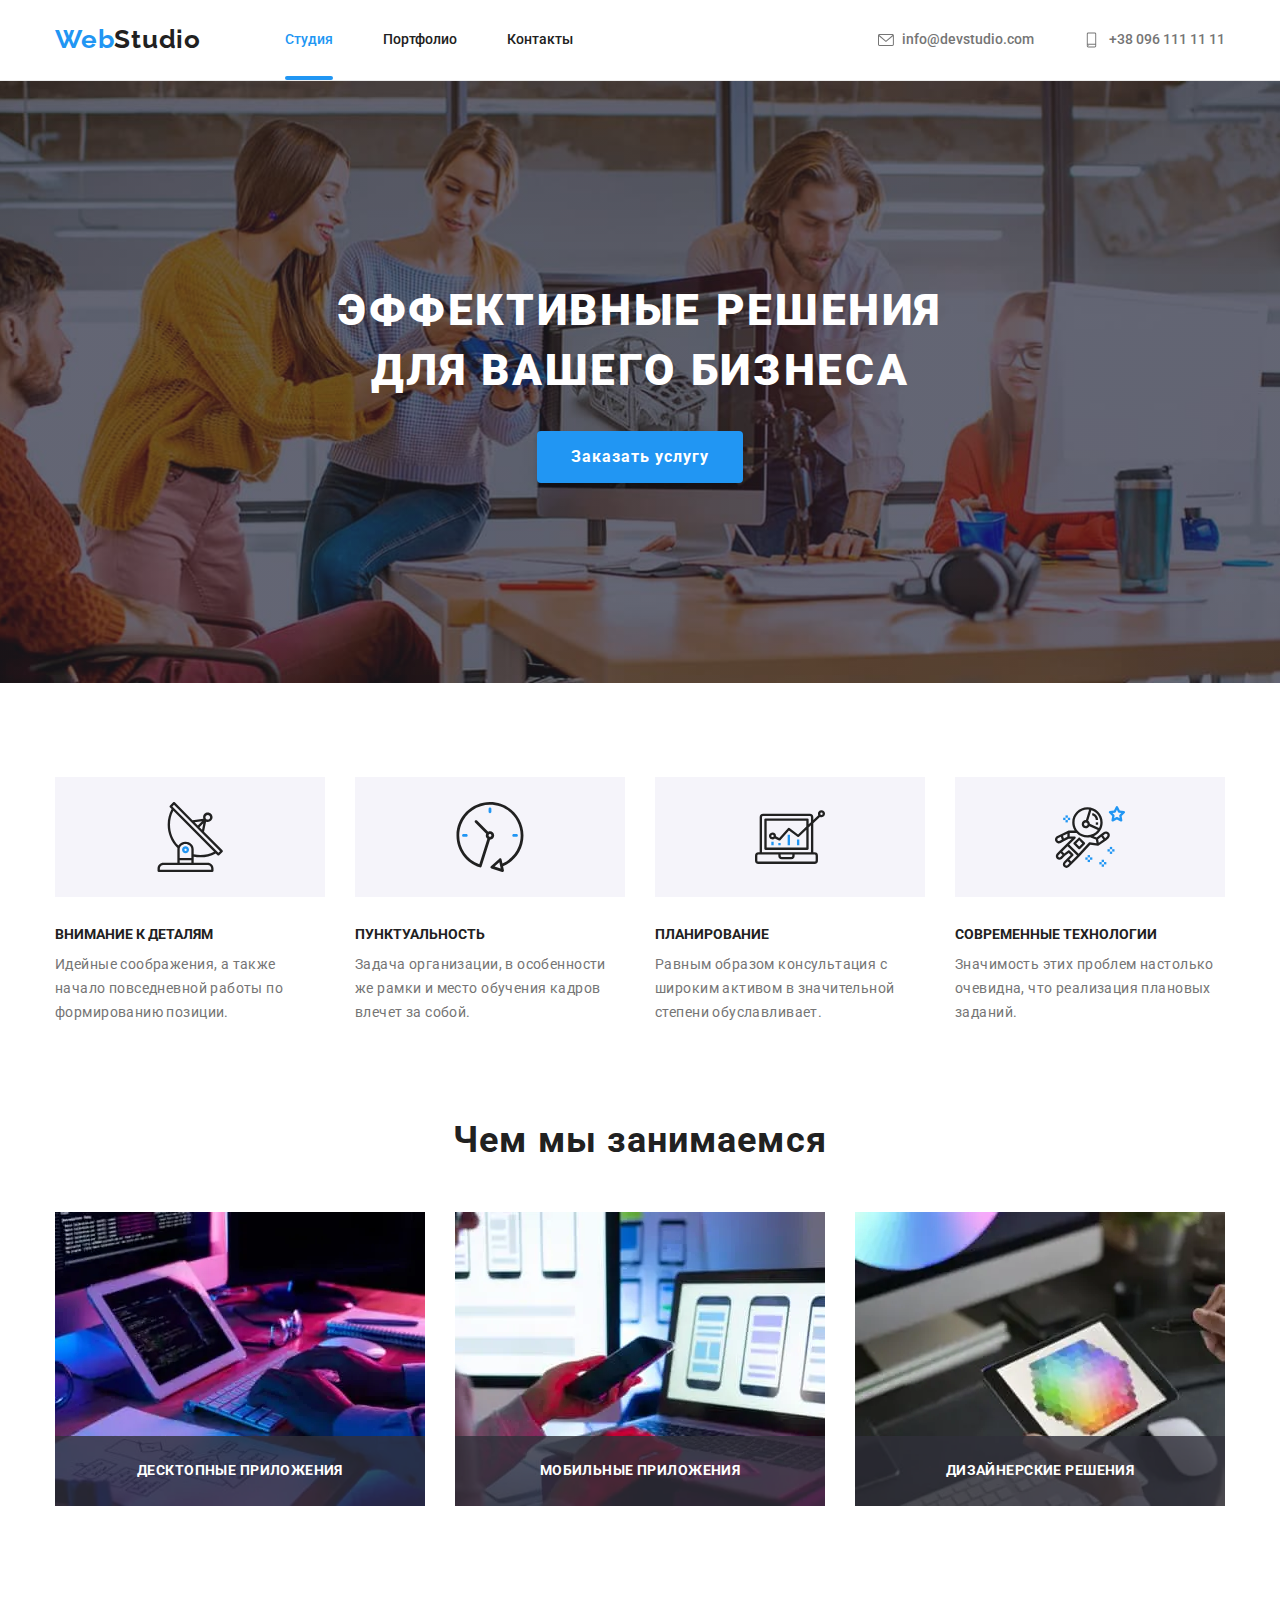
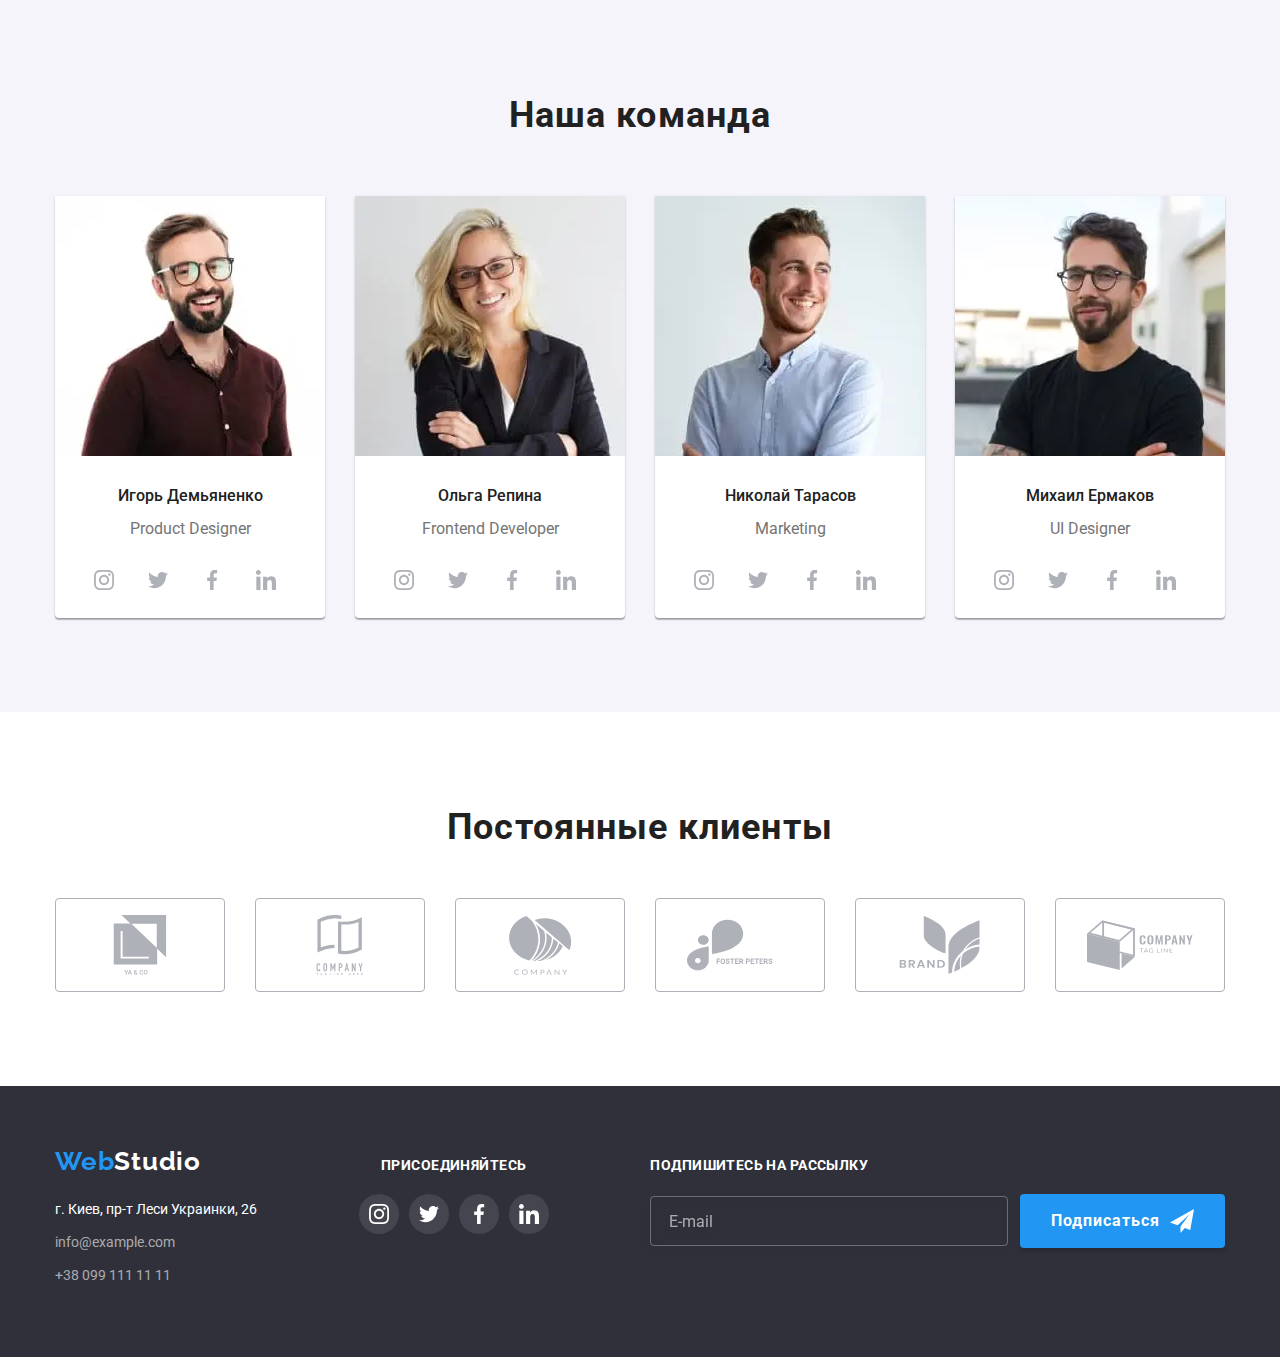
<file: index.html>
<!DOCTYPE html>
<html lang="ru">
<head>
    <meta charset="UTF-8">
    <meta http-equiv="X-UA-Compatible" content="IE=edge">
    <meta name="viewport" content="width=device-width, initial-scale=1.0">
    <title>Document</title>
    <!-- Шрифты -->
    <link
        rel="preconnect"
        href="https://fonts.googleapis.com"
    >
    <link
        rel="preconnect"
        href="https://fonts.gstatic.com"
        crossorigin
    >
    <link
        href="https://fonts.googleapis.com/css2?family=Raleway:wght@700&family=Roboto:wght@400;500;700;900&display=swap"
        rel="stylesheet"
    >
    <!-- Нормализация стилей в браузерах -->
    <link rel="stylesheet" href="https://cdnjs.cloudflare.com/ajax/libs/modern-normalize/1.1.0/modern-normalize.min.css">
    <!-- Подключение стилей -->
        <link
        rel="stylesheet"
        href="./css/main.min.css"
    />
</head>

<body class="page">
<!--Хедер-->
    <header class="page-header">
        <div class="page-header__container container">
            <a
                href="./index.html"
                class="nav-logo"
            >
                <span class="nav-logo__basic">Web</span>Studio</a>
            <button
                type="button"
                class="open-menu-btn button"
            >
                <svg
                    class="open-menu-btn__icon"
                    width="40"
                    height="40"
                >
                    <use href="images/icons.svg#icon-menu"></use>
                </svg>
            </button>

            
<div class="mob-menu is-hidden">
    <div class="container">
        <div class="mob-menu-top">
            <button
                type="button"
                class="close-menu-btn"
            ><svg
                class="close-menu-btn__icon"
                width="40"
                height="40"
            >
                <use href="images/icons.svg#icon-cross"></use>
            </svg>
        </button>

        <ul class="mob-menu-list list">
            <li class="mob-menu-list__item">
                <a href="./index.html"
                class="mob-menu-list__link">Студия                    
                </a>
            </li>
            <li class="mob-menu-list__item">
                <a href="./portfolio.html"
                class="mob-menu-list__link">Портфолио                    
                </a>
            </li>
            <li class="mob-menu-list__item">
                <a href="" class="mob-menu-list__link">
                    Контакты
                </a>
            </li>
        </ul>
        </div>

        <div class="mob-menu-bottom">
            <div class="mob-menu-connect">
                <div class="mob-menu-connect__number">
                    <a
                    class="mob-menu-connect__tel"
                    href="tel:+380961111111"
                >+38 096 111 11 11</a></div>

                <div>
                    <a
                    class="mob-menu-connect__email"
                    href="mailto:info@devstudio.com"                    
                >
                    info@devstudio.com</a></div>
        <div>
        <ul class="mob-menu-soc" >
            <li class="mob-menu-soc__item"><a class="mob-menu-soc__link" href="">Instagram</a></li>
            <li class="mob-menu-soc__item"><a class="mob-menu-soc__link" href="">Twitter</a></li>
            <li class="mob-menu-soc__item"><a class="mob-menu-soc__link" href="">Facebook</a></li>
            <li class="mob-menu-soc__item"><a class="mob-menu-soc__link" href="">LinkedIn</a></li>
        </ul>
        </div>
        </div>
        </div>

    </div>
</div>



<nav class="main-nav ">             
    <ul class="site-nav">
        <li class="site-nav__item"><a
            href="./index.html"
            class="site-nav__link current"
        >Студия</a></li>
        <li class="site-nav__item"><a
            href="./portfolio.html"
            class=site-nav__link
        >Портфолио</a></li>
        <li class="site-nav__item"><a
            href=""
            class="site-nav__link"
        >Контакты</a></li>
    </ul>

    <ul class="contacts-nav">
    <li class="contacts-nav__item">
        <a
            href="mailto:info@devstudio.com"
            class="contacts-nav__link"
        >
            <svg
                class="contacts-nav__icon email-icon"
                width="16"
                height="12"
            >
                <use href="images/icons.svg#icon-email"></use>
            </svg>info@devstudio.com</a>
    </li>
    <li class="contacts-nav__item">
        <a
            href="tel:+380961111111"
            class="contacts-nav__link"
        >
            <svg
                class="contacts-nav__icon phone-icon"
                width="10"
                height="16"
            >
                <use href="images/icons.svg#icon-phone"></use>
            </svg>
            +38 096 111 11 11</a>
    </li>
</ul>
</nav>
</div>
</header>

<main>
<!--Герой-->    
<section class="hero">
<div class="hero__container container">    
<h1 class="hero__title">Эффективные решения <br> для вашего бизнеса</h1>
<button 
type="button" 
class="button hero__button" data-modal-open>
Заказать услугу</button>
</div>
</section>

<!--Преимущества-->
<section class="features">
<div class="container">        
<h2 class="section-title visually-hidden">Преимущества</h2>
<ul class="features-list">
    <li class="features-list__items">
        <div class="features-icon">
        <svg width="70" height="70">
            <use href="images/icons.svg#icon-features-01"></use>
        </svg>
        </div>
        <h3 class="features-list__title">Внимание к деталям</h3>
        <p class="features-list__text"> Идейные соображения, а также начало повседневной работы по формированию позиции.</p>
    </li>   
    <li class="features-list__items">
        <div class="features-icon">
            <svg
                width="70"
                height="70"
            >
                <use href="images/icons.svg#icon-features-02"></use>
            </svg>
        </div>
        <h3 class="features-list__title">Пунктуальность</h3>
        <p class="features-list__text">Задача организации, в особенности же рамки и место обучения кадров влечет за собой.</p>
    </li>            
    <li class="features-list__items">
        <div class="features-icon">
            <svg
                width="70"
                height="70"
            >
                <use href="images/icons.svg#icon-features-03"></use>
            </svg>
        </div>
        <h3 class="features-list__title">Планирование</h3>
        <p class="features-list__text">Равным образом консультация с широким активом в значительной степени обуславливает.</p>
    </li>
    <li class="features-list__items">
        <div class="features-icon">
            <svg
                width="70"
                height="70"
            >
                <use href="images/icons.svg#icon-features-04"></use>
            </svg>
        </div>
        <h3 class="features-list__title">Современные технологии</h3>
        <p class="features-list__text">Значимость этих проблем настолько очевидна, что реализация плановых заданий.</p>
    </li>
</ul>
</div>        
</section>         

        <!--Секция Activity-->
        <section class="activity hidden-on-mobile ">
        <div class="activity__container container">
        <h2 class="activity__title section-title">Чем мы занимаемся</h2>        
        <ul class="activity__list">
        <li class="activity__item">
                                <picture>
                        <source
                            srcset="
                                ./images/desktop/whattodo-1-1200@1x.webp 1x,
                                ./images/desktop/whattodo-1-1200@2x.webp 2x"
                            type="image/webp"
                            media="(min-width: 1200px)"
                        />                    
                        <source
                            srcset="
                                ./images/desktop/whattodo-1-1200@1x.jpg 1x,
                                ./images/desktop/whattodo-1-1200@2x.jpg 2x"
                            media="(min-width: 1200px)"
                        />
                    
                        <img
                            src="./images/desktop/whattodo-1-1200@1x.jpg"
                            loading="lazy"
                            alt="Десктопные приложения"
                            width="370"
                            height="294"
                        />
                    </picture>
            <p class="activity__text">Десктопные приложения</p>
        </li>

        <li class="activity__item">           
            <picture>
                <source
                    srcset="
                                            ./images/desktop/whattodo-2-1200@1x.webp 1x,
                                            ./images/desktop/whattodo-2-1200@2x.webp 2x"
                    type="image/webp"
                    media="(min-width: 1200px)"
                />
                <source
                    srcset="
                                            ./images/desktop/whattodo-2-1200@1x.jpg 1x,
                                            ./images/desktop/whattodo-2-1200@2x.jpg 2x"
                    media="(min-width: 1200px)"
                />
            
                <img
                    src="./images/desktop/whattodo-2-1200@1x.jpg"
                    loading="lazy"
                    alt="Мобильные приложения"
                    width="370"
                    height="294"
                />
            </picture>
            <p class="activity__text">Мобильные приложения</p>
        </li>

        <li class="activity__item">            
            <picture>
                <source
                    srcset="
                            ./images/desktop/whattodo-3-1200@1x.webp 1x,
                            ./images/desktop/whattodo-3-1200@2x.webp 2x"
                    type="image/webp"
                    media="(min-width: 1200px)"
                />
                <source
                    srcset="
                            ./images/desktop/whattodo-3-1200@1x.jpg 1x,
                            ./images/desktop/whattodo-3-1200@2x.jpg 2x"
                    media="(min-width: 1200px)"
                />
            
                <img
                    src="./images/desktop/whattodo-3-1200@1x.jpg"
                    loading="lazy"
                    alt="Дизайнерские решения"
                    width="370"
                    height="294"
                />
            </picture>
            <p class="activity__text">Дизайнерские решения</p>
        </li>
        </ul>
        </div>        
    </section>

        <!-- Наша команда-->
    <section class="members">
        <div class="container">
        <h2 class="members__title section-title">Наша команда</h2>
    <ul class="members__list">
        <li class="members__item">    
                <picture>
                <source
                    srcset="
                                            ./images/desktop/team-1-1200@1x.webp 1x,
                                            ./images/desktop/team-1-1200@2x.webp 2x"
                    type="image/webp"
                    media="(min-width: 1200px)"
                />
                <source
                    srcset="
                                            ./images/desktop/team-1-1200@1x.jpg 1x,
                                            ./images/desktop/team-1-1200@2x.jpg 2x
                                                "
                    media="(min-width: 1200px)"
                />                
                <source
                    srcset="
                            ./images/tablet/team-1-768@1x.webp 1x,
                            ./images/tablet/team-1-768@2x.webp 2x"
                    type="image/webp"
                    media="(min-width: 768px)"
                />
                <source
                    srcset="
                                            ./images/tablet/team-1-768@1x.jpg 1x,
                                            ./images/tablet/team-1-768@2x.jpg 2x"
                    media="(min-width: 768px)"
                />
                <source
                    srcset="
                                        ./images/mobile/team-1-480@1x.webp 1x,
                                        ./images/mobile/team-1-480@2x.webp 2x"
                    type="image/webp"
                    media="(min-width: 480px)"
                />
                <source
                    srcset="
                                                            ./images/mobile/team-1-480@1x.jpg 1x,
                                                            ./images/mobile/team-1-480@2x.jpg 2x
                                                                            "
                    media="(min-width: 480px)"
                />
                
                <img
                    src="./images/tablet/team-1-768@1x.jpg"
                    loading="lazy"
                    alt="Игорь Демьяненко"                                        
                />
            </picture>
            <div class="members__box">
                <h3 class="members__name">Игорь Демьяненко</h3>
            <p class="members__text">Product Designer</p></div>
            <ul class="social">
                <li class="social__items">
                    <a class="social__links" href="">
                    <svg class="social__icons" width="20" height="20">
                        <use href="images/icons.svg#icon-instagram"></use>
                    </svg>
                </a>
                </li>
                <li class="social__items">
                    <a class="social__links" href="">
                    <svg class="social__icons" width="20" height="20">
                        <use href="images/icons.svg#icon-twitter"></use>
                    </svg>
                </a>
                </li>
                <li class="social__items">
                    <a class="social__links" href="">
                    <svg class="social__icons" width="20" height="20">
                    <use href="images/icons.svg#icon-facebook"></use>
                </svg>
                </a>
                </li>
                <li class="social__items">
                    <a class="social__links" href="">
                    <svg class="social__icons" width="20" height="20">
                        <use href="images/icons.svg#icon-linkedin"></use>
                    </svg>
                </a>
                </li>
                </ul>
                    </li>


        <li class="members__item">
            <picture>                               
                <source
                    srcset="
                                        ./images/desktop/team-2-1200@1x.webp 1x,
                                        ./images/desktop/team-2-1200@2x.webp 2x"
                    type="image/webp"
                    media="(min-width: 1200px)"
                />
                <source
                    srcset="
                                                        ./images/desktop/team-2-1200@1x.jpg 1x,
                                                        ./images/desktop/team-2-1200@2x.jpg 2x
                                                            "
                    media="(min-width: 1200px)"
                />         
                
                <source
                    srcset="
                                                        ./images/tablet/team-2-768@1x.webp 1x,
                                                        ./images/tablet/team-2-768@2x.webp 2x"
                    type="image/webp"
                    media="(min-width: 768px)"
                />
                <source
                    srcset="
                                        ./images/tablet/team-2-768@1x.jpg 1x,
                                        ./images/tablet/team-2-768@2x.jpg 2x
                                                                    "
                    media="(min-width: 768px)"
                />
                <source
                    srcset="
                                                    ./images/mobile/team-2-480@1x.webp 1x,
                                                    ./images/mobile/team-2-480@2x.webp 2x"
                    type="image/webp"
                    media="(min-width: 480px)"
                />
                <source
                    srcset="
                                                        ./images/mobile/team-2-480@1x.jpg 1x,
                                                        ./images/mobile/team-2-480@2x.jpg 2x
                                                                        "
                    media="(min-width: 480px)"
                />
                
                <img
                    src="./images/mobile/team-2-480@1x.jpg"
                    loading="lazy"
                    alt="Ольга Репина"
                />
            </picture>
            <div class="members__box">
                <h3 class="members__name">Ольга Репина</h3>
            <p class="members__text">Frontend Developer</p></div>
            <ul class="social">
                <li class="social__items">
                    <a class="social__links" href="">
                        <svg
                            class="social__icons"
                            width="20"
                            height="20"
                        >
                            <use href="images/icons.svg#icon-instagram"></use>
                        </svg>
                    </a>
                </li>
                <li class="social__items">
                    <a class="social__links" href="">
                        <svg
                            class="social__icons"
                            width="20"
                            height="20"
                        >
                            <use href="images/icons.svg#icon-twitter"></use>
                        </svg>
                    </a>
                </li>
                <li class="social__items">
                    <a
                        class="social__links"
                        href=""
                    >
                        <svg
                            class="social__icons"
                            width="20"
                            height="20"
                        >
                            <use href="images/icons.svg#icon-facebook"></use>
                        </svg>
                    </a>
                </li>
                <li class="social__items">
                    <a
                        class="social__links"
                        href=""
                    >
                        <svg
                            class="social__icons"
                            width="20"
                            height="20"
                        >
                            <use href="images/icons.svg#icon-linkedin"></use>
                        </svg>
                    </a>
                </li>
            </ul>
        </li>        
        <li class="members__item">
            <picture>
                <source
                    srcset="
                        ./images/desktop/team-3-1200@1x.webp 1x,
                        ./images/desktop/team-3-1200@2x.webp 2x"
                    type="image/webp"
                    media="(min-width: 1200px)"
                />
                <source
                    srcset="
                        ./images/desktop/team-3-1200@1x.jpg 1x,
                        ./images/desktop/team-3-1200@2x.jpg 2x
                            "
                    media="(min-width: 1200px)"
                />
                <source
                    srcset="
                        ./images/tablet/team-3-768@1x.webp 1x,
                        ./images/tablet/team-3-768@2x.webp 2x"
                    type="image/webp"
                    media="(min-width: 768px)"
                />                
                <source
                    srcset="
                        ./images/tablet/team-3-768@1x.jpg 1x,
                        ./images/tablet/team-3-768@2x.jpg 2x"
                    media="(min-width: 768px)"
                />
                                <source
                    srcset="
                        ./images/mobile/team-3-480@1x.webp 1x,
                        ./images/mobile/team-3-480@2x.webp 2x"
                    type="image/webp"
                    media="(min-width: 480px)"
                />
                <source
                    srcset="
                    ./images/mobile/team-3-480@1x.jpg 1x,
                    ./images/mobile/team-3-480@2x.jpg 2x
                                    "
                    media="(min-width: 480px)"
                />
                <img
                    src="./images/mobile/team-3-480@1x.jpg"
                    loading="lazy"
                    alt="Николай Тарасов"
                />
            </picture>
            <div class="members__box"><h3 class="members__name">Николай Тарасов</h3>
            <p class="members__text">Marketing</p>
            </div>  
            <ul class="social">
                <li class="social__items">
                    <a
                        class="social__links"
                        href=""
                    >
                        <svg
                            class="social__icons"
                            width="20"
                            height="20"
                        >
                            <use href="images/icons.svg#icon-instagram"></use>
                        </svg>
                    </a>
                </li>
                <li class="social__items">
                    <a
                        class="social__links"
                        href=""
                    >
                        <svg
                            class="social__icons"
                            width="20"
                            height="20"
                        >
                            <use href="images/icons.svg#icon-twitter"></use>
                        </svg>
                    </a>
                </li>
                <li class="social__items">
                    <a
                        class="social__links"
                        href=""
                    >
                        <svg
                            class="social__icons"
                            width="20"
                            height="20"
                        >
                            <use href="images/icons.svg#icon-facebook"></use>
                        </svg>
                    </a>
                </li>
                <li class="social__items">
                    <a
                        class="social__links"
                        href=""
                    >
                        <svg
                            class="social__icons"
                            width="20"
                            height="20"
                        >
                            <use href="images/icons.svg#icon-linkedin"></use>
                        </svg>
                    </a>
                </li>
            </ul>
        </li>
        <li class="members__item">
            <picture>
                <source
                    srcset="
                    ./images/desktop/team-4-1200@1x.webp 1x,
                    ./images/desktop/team-4-1200@2x.webp 2x"
                    type="image/webp"
                    media="(min-width: 1200px)"
                />
                <source
                    srcset="
                    ./images/desktop/team-4-1200@1x.jpg 1x,
                    ./images/desktop/team-4-1200@2x.jpg 2x"
                    media="(min-width: 1200px)"
                />
                    <source
                    srcset="
                    ./images/tablet/team-4-768@1x.webp 1x,
                    ./images/tablet/team-4-768@2x.webp 2x"
                    type="image/webp"
                    media="(min-width: 768px)"
                />                
                <source
                    srcset="
                    ./images/tablet/team-4-768@1x.jpg 1x,
                    ./images/tablet/team-4-768@2x.jpg 2x"
                    media="(min-width: 768px)"
                />
                <source
                    srcset="
                    ./images/mobile/team-4-480@1x.webp 1x,
                    ./images/mobile/team-4-480@2x.webp 2x"
                    type="image/webp"
                    media="(min-width: 480px)"
                />
                <source
                    srcset="
                    ./images/mobile/team-4-480@1x.jpg 1x,
                    ./images/mobile/team-4-480@2x.jpg 2x"
                    media="(min-width: 480px)"
                />
                <img
                    src="./images/mobile/team-4-480@1x.jpg"
                    loading="lazy"
                    alt="Михаил Ермаков"
                />
            </picture>
            <div class="members__box"><h3 class="members__name">Михаил Ермаков</h3>
            <p class="members__text">UI Designer</p></div>
            <ul class="social">
                <li class="social__items">
                    <a
                        class="social__links"
                        href=""
                    >
                        <svg
                            class="social__icons"
                            width="20"
                            height="20"
                        >
                            <use href="images/icons.svg#icon-instagram"></use>
                        </svg>
                    </a>
                </li>
                <li class="social__items">
                    <a
                        class="social__links"
                        href=""
                    >
                        <svg
                            class="social__icons"
                            width="20"
                            height="20"
                        >
                            <use href="images/icons.svg#icon-twitter"></use>
                        </svg>
                    </a>
                </li>
                <li class="social__items">
                    <a
                        class="social__links"
                        href=""
                    >
                        <svg
                            class="social__icons"
                            width="20"
                            height="20"
                        >
                            <use href="images/icons.svg#icon-facebook"></use>
                        </svg>
                    </a>
                </li>
                <li class="social__items">
                    <a
                        class="social__links"
                        href=""
                    >
                        <svg
                            class="social__icons"
                            width="20"
                            height="20"
                        >
                            <use href="images/icons.svg#icon-linkedin"></use>
                        </svg>
                    </a>
                </li>
            </ul>
        </li>
    </ul>
    </div>
    </section>

    <!-- Постоянные клиенты -->
    <section class="clients">
    <div class="clients__container container">
    <h2 class="clients__title section-title">Постоянные клиенты</h2>
    <ul class="clients__list">
        <li class="clients__item">
            <a href="" class="clients__icon">
            <svg class="clients__svg"
            width="106"
            height="60"
        >
            <use href="images/icons.svg#icon-clients-01"></use>
        </svg></a>
    </li>

        <li class="clients__item">
            <a href="" class="clients__icon">
                <svg class="clients__svg"
            width="106"
            height="60">
            <use href="images/icons.svg#icon-clients-02"></use>
        </svg>
        </a>
        </li>
        <li class="clients__item">
            <a href="" class="clients__icon">
                <svg class="clients__svg"
            width="106"
            height="60">
            <use href="images/icons.svg#icon-clients-03"></use>
        </svg>
        </a>
        </li>
        <li class="clients__item">
            <a href="" class="clients__icon">
                <svg class="clients__svg"
            width="106"
            height="60">
            <use href="images/icons.svg#icon-clients-04"></use>
        </svg>
        </a>
        </li>
        <li class="clients__item">
            <a href="" class="clients__icon">
                <svg class="clients__svg"
            width="106"
            height="60">
            <use href="images/icons.svg#icon-clients-05"></use>
        </svg>
        </a>
        </li>
        <li class="clients__item">
            <a href="" class="clients__icon">
                <svg class="clients__svg"
            width="106"
            height="60">
            <use href="images/icons.svg#icon-clients-06"></use>
        </svg></a></li>
    </ul>
    </div>
    </section>
</main>

    <!--Футер-->
<footer class="footer">
<div class="footer-wrap container">
<div class="footer-start">    
<nav class="footer-nav">
    <a href="./index.html" class="footer-nav__logo nav-logo">
        <span class="nav-logo__basic">Web</span><span class="nav-logo__accent">Studio</span></a>
    </nav>
<address class="address">                
<ul class="footer-info">
    <li class="footer-info__item"><a href="" class="footer-info__address">г. Киев, пр-т Леси Украинки, 26</a></li>
    <li class="footer-info__item"><a href="mailto:info@example.com" class="footer-info__contacts">info@example.com</a></li>
    <li class="footer-info__item"><a href="tel:+380991111111" 
        class="footer-info__contacts">+38 099 111 11 11</a></li>
        </ul>
</address>  
</div>

<div class="footer-social">
<span class="footer-social__label section-title">Присоединяйтесь</span>
<ul class="social-list">
    <li class="social-list__items">
        <a class="social-list__link" href="">
            <svg class="social-list__icons" width="20" height="20">
                <use href="images/icons.svg#icon-instagram"></use>
            </svg>
        </a>
    </li>
    <li class="social-list__items">
        <a class="social-list__link" href="">
            <svg class="social-list__icons" width="20" height="20">
                <use href="images/icons.svg#icon-twitter"></use>
            </svg>
        </a>
    </li>
    <li class="social-list__items">
        <a class="social-list__link" href="">
            <svg class="social-list__icons" width="20" height="20">
                <use href="images/icons.svg#icon-facebook"></use>
            </svg>
        </a>
    </li>
    <li class="social-list__items">
        <a class="social-list__link" href="">
            <svg class="social-list__icons" width="20" height="20">
                <use href="images/icons.svg#icon-linkedin"></use>
            </svg>
        </a>
    </li>
</ul>
</div>

<div class="subscription">
    <p class="subscription__title section-title">Подпишитесь на рассылку</p>
    <div class="subscription__wrap">
    <form class="subscription__form">
        <input type="email" class="subscription__input" placeholder="E-mail">
    </form>
    <button type="button" class="subscription-button button">
        Подписаться
        <svg
            class="subscription-button__icon"
            width="24"
            height="24"
        >
            <use href="images/icons.svg#icon-letter">

            </use>
        </svg>
    </button>
    </div>
</div>
</div>
</footer>


<!-- МОДАЛКА -->
<div class="backdrop is-hidden" data-modal>
    <div class="modal container">
        <button type="button" class="modal__button" data-modal-close >
            <svg
                class="modal__icon"
                width="11"
                height="11"
            >
                <use href="images/icons.svg#icon-close-button"></use>
            </svg>
        </button>

        <!-- Форма -->
        <p class="modal__title section-title">
            Оставьте свои данные, мы вам перезвоним
        </p>
        <form class="modal__form">

            <div class="modal__field">
            <label class="modal__label" for="user-name">Имя</label>
            
            <div class="input-wrapper">
                <input type="text" class="input" name="user-name" required id="user-name" >
                <svg
                    class="input__icon"
                    width="18"
                    height="18"
                >
                    <use href="images/icons.svg#icon-name"></use>
                </svg>
            </div>
            </div>

            <div class="modal__field">
                <label class="modal__label" for="user-tel">Телефон</label>
                <div class="input-wrapper">
                <input type="tel" class="input" name="user-tel" required id="user-tel">
                <svg
                    class="input__icon"
                    width="18"
                    height="18"
                >
                    <use href="images/icons.svg#icon-mobilephone"></use>
                </svg>
            </div>
                
            </div>

            <div class="modal__field">
                <label class="modal__label" for="user-mail">Почта</label>
                <div class="input-wrapper">
                <input type="email" class="input" name="user-mail" required id="user-mail">
                <svg
                    class="input__icon"
                    width="18"
                    height="18"
                >
                    <use href="images/icons.svg#icon-mail"></use>
                </svg>
                </div>
            </div>

            <div class="modal__field">
                <label class="modal__label" for="user-text">Комментарий</label>
                <textarea class="modal__textarea" name="user-text" id="user-text" placeholder="Введите текст"></textarea>
            </div>

        <div class="modal__checkbox">
            <input type="checkbox" name="policy" id="policy" class="modal-check visually-hidden">
            <label for="policy" class="modal-check__text">
                <span class="modal-check__icon" >
                <svg
                    class="modal-check__svg"
                    width="16"
                    height="15"
                >
                    <use href="images/icons.svg#icon-check"></use>
                </svg>
                </span>
                <span class="modal-check__words">
                Соглашаюсь с рассылкой и принимаю 
                <a class="conditions" href="">Условия договора</a> 
                </span>
                </label>
        </div>
        <div class="modal__submit-button" >
        <button class="submit-button" type="submit">Отправить</button>
        </div>
        </form>
    </div>
</div>

<script src="./js/modal.js"></script>
<script src="./js/menu.js"></script>
</body>
</html>
</file>
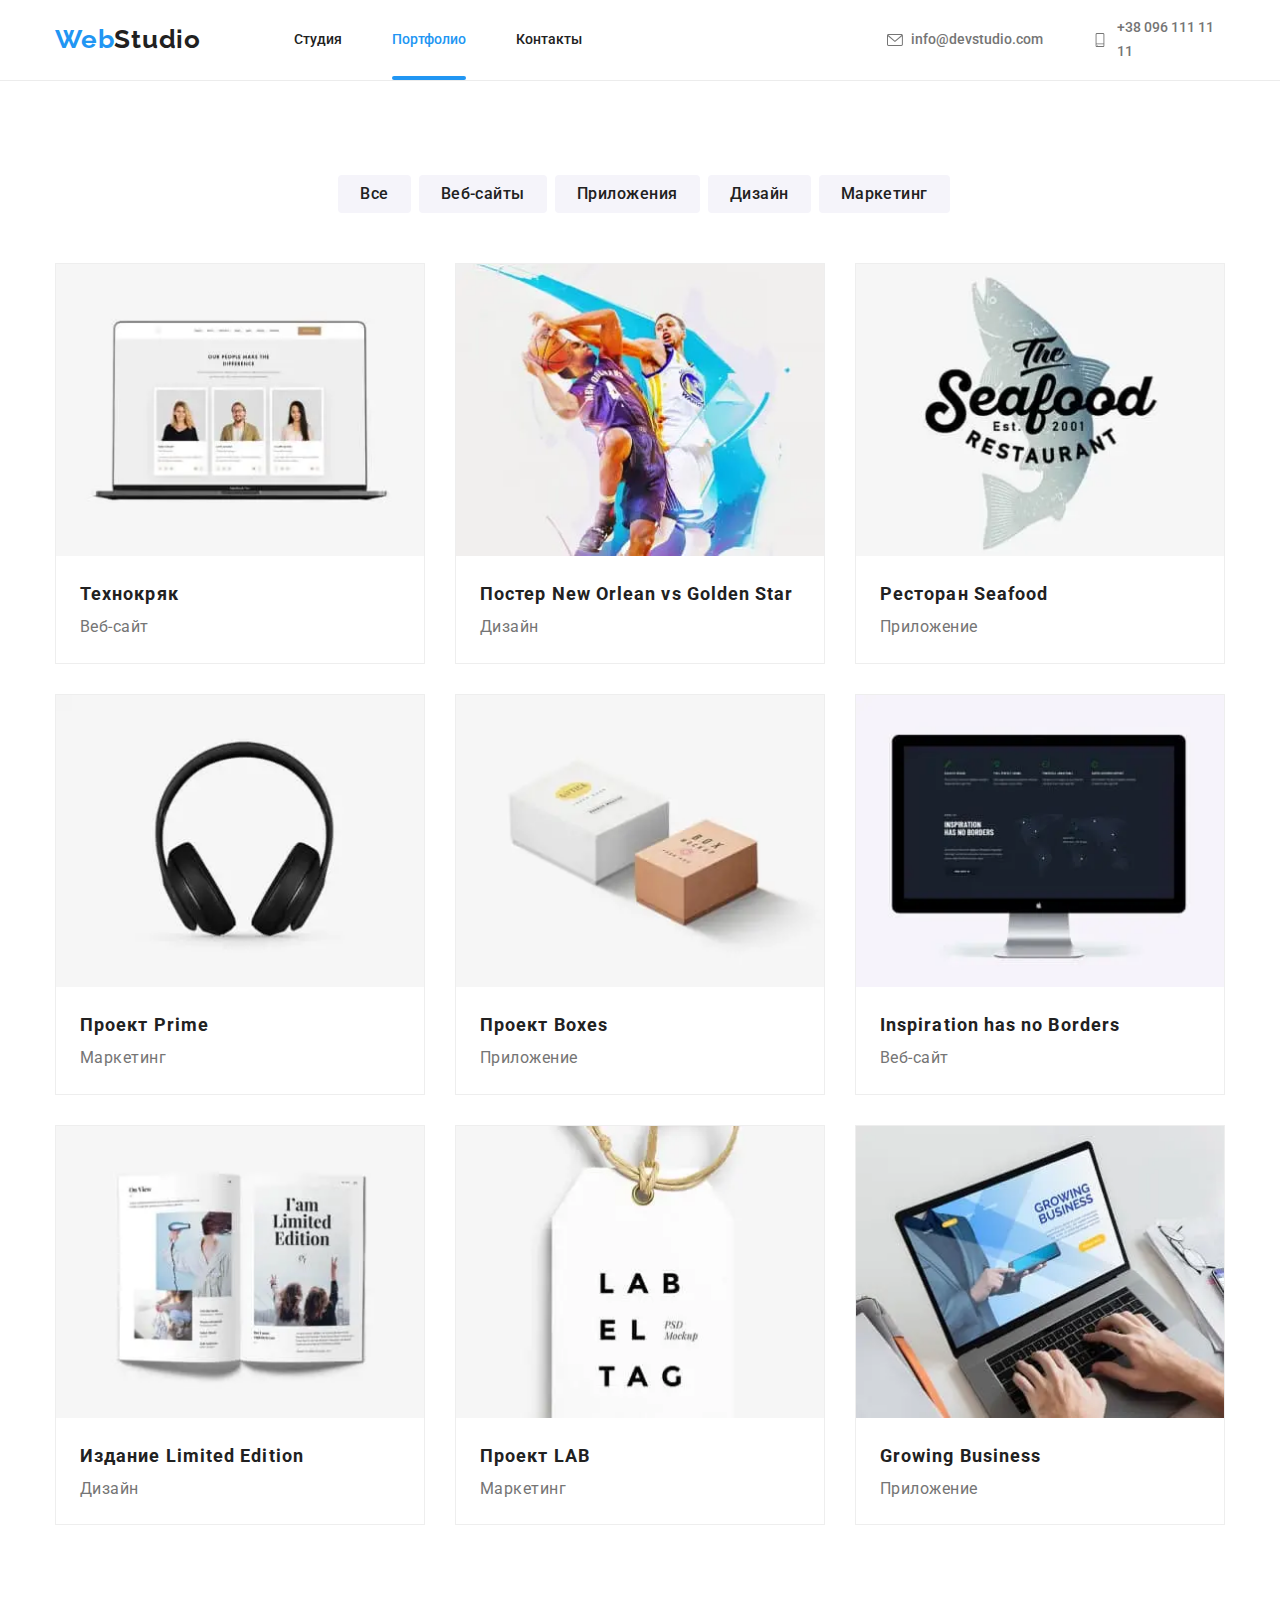
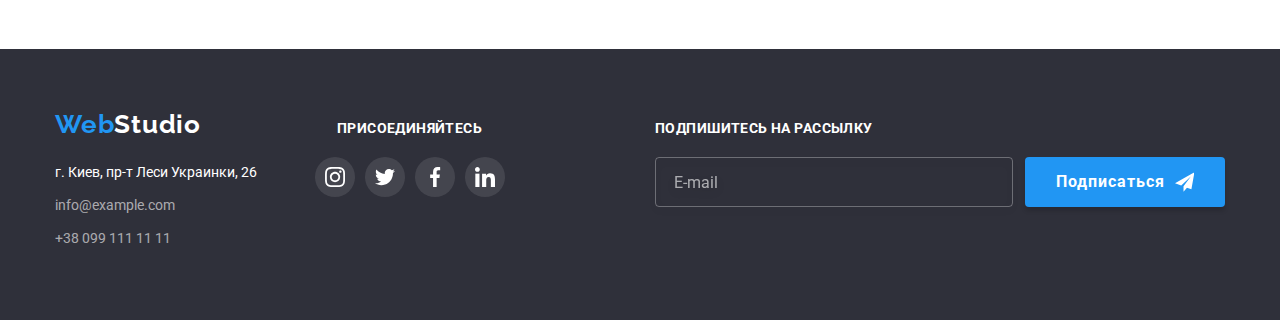
<file: portfolio.html>
<!DOCTYPE html>
<html lang="en">
<head>
    <meta charset="UTF-8">
    <meta http-equiv="X-UA-Compatible" content="IE=edge">
    <meta name="viewport" content="width=device-width, initial-scale=1.0">
    <title>Document</title>
<link
    rel="preconnect"
    href="https://fonts.googleapis.com"
>
<link
    rel="preconnect"
    href="https://fonts.gstatic.com"
    crossorigin
>
<link
    href="https://fonts.googleapis.com/css2?family=Raleway:wght@700&family=Roboto:wght@400;500;700;900&display=swap"
    rel="stylesheet"
>
<link
    rel="stylesheet"
    href="https://cdnjs.cloudflare.com/ajax/libs/modern-normalize/1.1.0/modern-normalize.min.css"
>
    <link rel="stylesheet" href="./css/styles.css">
    <link
        rel="stylesheet"
        href="./css/main.min.css"
    />
</head>
<body class="page">

<header class="page-header">
    <div class="page-header__container container">
        <a
            href="./index.html"
            class="nav-logo"
        >
            <span class="nav-logo__basic">Web</span>Studio</a>
        <button
            type="button"
            class="open-menu-btn button"
        >
            <svg
                class="open-menu-btn__icon"
                width="40"
                height="40"
            >
                <use href="images/icons.svg#icon-menu"></use>
            </svg>
        </button>


        <div class="mob-menu is-hidden">
            <div class="container">
                <div class="mob-menu-top">
                    <button
                        type="button"
                        class="close-menu-btn"
                    ><svg
                            class="close-menu-btn__icon"
                            width="40"
                            height="40"
                        >
                            <use href="images/icons.svg#icon-cross"></use>
                        </svg>
                    </button>

                    <ul class="mob-menu-list list">
                        <li class="mob-menu-list__item">
                            <a
                                href="./index.html"
                                class="mob-menu-list__link"
                            >Студия
                            </a>
                        </li>
                        <li class="mob-menu-list__item">
                            <a
                                href="./portfolio.html"
                                class="mob-menu-list__link"
                            >Портфолио
                            </a>
                        </li>
                        <li class="mob-menu-list__item">
                            <a
                                href=""
                                class="mob-menu-list__link"
                            >
                                Контакты
                            </a>
                        </li>
                    </ul>
                </div>

                <div class="mob-menu-bottom">
                    <div class="mob-menu-connect">
                        <div class="mob-menu-connect__number">
                            <a
                                class="mob-menu-connect__tel"
                                href="tel:+380961111111"
                            >+38 096 111 11 11</a>
                        </div>

                        <div>
                            <a
                                class="mob-menu-connect__email"
                                href="mailto:info@devstudio.com"
                            >
                                info@devstudio.com</a>
                        </div>
                        <div>
                            <ul class="mob-menu-soc">
                                <li class="mob-menu-soc__item"><a
                                        class="mob-menu-soc__link"
                                        href=""
                                    >Instagram</a></li>
                                <li class="mob-menu-soc__item"><a
                                        class="mob-menu-soc__link"
                                        href=""
                                    >Twitter</a></li>
                                <li class="mob-menu-soc__item"><a
                                        class="mob-menu-soc__link"
                                        href=""
                                    >Facebook</a></li>
                                <li class="mob-menu-soc__item"><a
                                        class="mob-menu-soc__link"
                                        href=""
                                    >LinkedIn</a></li>
                            </ul>
                        </div>
                    </div>
                </div>

            </div>
        </div>



        <nav class="main-nav ">
            <ul class="site-nav">
                <li class="site-nav__item"><a
                        href="./index.html"
                        class="site-nav__link "
                    >Студия</a></li>
                <li class="site-nav__item"><a
                        href="./portfolio.html"
                        class="site-nav__link current"
                    >Портфолио</a></li>
                <li class="site-nav__item"><a
                        href=""
                        class="site-nav__link"
                    >Контакты</a></li>
            </ul>

            <ul class="contacts-nav">
                <li class="contacts-nav__item">
                    <a
                        href="mailto:info@devstudio.com"
                        class="contacts-nav__link"
                    >
                        <svg
                            class="contacts-nav__icon email-icon"
                            width="16"
                            height="12"
                        >
                            <use href="images/icons.svg#icon-email"></use>
                        </svg>info@devstudio.com</a>
                </li>
                <li class="contacts-nav__item">
                    <a
                        href="tel:+380961111111"
                        class="contacts-nav__link"
                    >
                        <svg
                            class="contacts-nav__icon phone-icon"
                            width="10"
                            height="16"
                        >
                            <use href="images/icons.svg#icon-phone"></use>
                        </svg>
                        +38 096 111 11 11</a>
                </li>
            </ul>
        </nav>
    </div>
</header>

<main>

    <section class="portfolio">
        <div class="container">
        <!--Заголовок для семантики-->
        <h1 class="visually-hidden">Портфолио наших работ</h1>       
        
        <ul class="categories">
            <li class="categories__item">
                <button type="button" class="button categories__button">Все</button>
            </li>
            <li class="categories__item">
                <button type="button" class="button categories__button">Веб-сайты</button>
            </li>
            <li class="categories__item">
                <button type="button" class="button categories__button">Приложения</button>
            </li>
            <li class="categories__item">
                <button type="button" class="button categories__button">Дизайн</button>
            </li>
            <li class="categories__item">
                <button type="button" class="button categories__button">Маркетинг</button>
            </li>
        </ul>
            
        <ul class="work-list">
            <li class="work-list__item">
                <a class="work-list__link" href="" >
                <div class="overlay-wrapper">                
            <picture>
                <source
                    srcset="
                    ./images/desktop/portfolio-1-1200@1x.webp 1x,
                    ./images/desktop/portfolio-1-1200@2x.webp 2x"
                    type="image/webp"
                    media="(min-width: 1200px)"
                />
                <source
                    srcset="
                    ./images/desktop/portfolio-1-1200@1x.jpg 1x,
                    ./images/desktop/portfolio-1-1200@2x.jpg 2x"
                    media="(min-width: 1200px)"
                />
                <source
                    srcset="
                    ./images/tablet/portfolio-1-768@1x.webp 1x,
                    ./images/tablet/portfolio-1-768@2x.webp 2x"
                    type="image/webp"
                    media="(min-width: 768px)"
                />
                <source
                    srcset="
                    ./images/tablet/portfolio-1-768@1x.jpg 1x,
                    ./images/tablet/portfolio-1-768@2x.jpg 2x"
                    media="(min-width: 768px)"
                />
                <source
                    srcset="
                    ./images/mobile/portfolio-1-480@1x.webp 1x,
                    ./images/mobile/portfolio-1-480@2x.webp 2x"
                    type="image/webp"
                    media="(min-width: 480px)"
                />
                <source
                    srcset="
                    ./images/mobile/portfolio-1-480@1x.jpg 1x,
                    ./images/mobile/portfolio-1-480@2x.jpg 2x"
                    media="(min-width: 480px)"
                />
                <img
                    src="./images/mobile/portfolio-1-480@1x.jpg"
                    loading="lazy"
                    alt="Технокряк"
                /></picture>
                <p class="overlay-wrapper__text">Технокряк это современная площадка распространения коронавируса. Компании используют эту платформу для цифрового
                шпионажа и атак на защищённые сервера конкурентов.</p>
                </div>
                <div class="work-list__box">
                <h2 class="work-list__title">Технокряк</h2>
                <p class="work-list__text">Веб-сайт</p>
                </div>                
                </a>
            </li>
            <li class="work-list__item"> 
                <a class="work-list__link" href="">
                    <div class="overlay-wrapper">
                <picture>
                <source
                    srcset="
                        ./images/desktop/portfolio-2-1200@1x.webp 1x,
                        ./images/desktop/portfolio-2-1200@2x.webp 2x"
                    type="image/webp"
                    media="(min-width: 1200px)"
                />
                <source
                    srcset="
                    ./images/desktop/portfolio-2-1200@1x.jpg 1x,
                    ./images/desktop/portfolio-2-1200@2x.jpg 2x"
                    media="(min-width: 1200px)"
                />
                <source
                    srcset="
                    ./images/tablet/portfolio-2-768@1x.webp 1x,
                    ./images/tablet/portfolio-2-768@2x.webp 2x"
                    type="image/webp"
                    media="(min-width: 768px)"
                />
                <source
                    srcset="
                    ./images/tablet/portfolio-2-768@1x.jpg 1x,
                    ./images/tablet/portfolio-2-768@2x.jpg 2x"
                    media="(min-width: 768px)"
                />
                <source
                    srcset="
                    ./images/mobile/portfolio-2-480@1x.webp 1x,
                    ./images/mobile/portfolio-2-480@2x.webp 2x"
                    type="image/webp"
                    media="(min-width: 480px)"
                />
                <source
                    srcset="
                    ./images/mobile/portfolio-2-480@1x.jpg 1x,
                    ./images/mobile/portfolio-2-480@2x.jpg 2x"
                    media="(min-width: 480px)"
                />
                <img
                    src="./images/mobile/portfolio-2-480@1x.jpg"
                    loading="lazy"
                    alt="Постер New Orlean vs Golden Star"
                />
                </picture>
                <p class="overlay-wrapper__text">Технокряк это современная площадка распространения коронавируса. Компании используют
                    эту платформу для цифрового
                    шпионажа и атак на защищённые сервера конкурентов.</p>
                </div>
                <div class="work-list__box">
                <h2 class="work-list__title">Постер New Orlean vs Golden Star</h2>
                <p class="work-list__text">Дизайн</p>
                </div>
                </a>
            </li>
            <li class="work-list__item"> 
                <a class="work-list__link" href="" >
                <div class="overlay-wrapper">
                <picture>
                    <source
                        srcset="
                        ./images/desktop/portfolio-3-1200@1x.webp 1x,
                        ./images/desktop/portfolio-3-1200@2x.webp 2x"
                        type="image/webp"
                        media="(min-width: 1200px)"
                    />
                    <source
                        srcset="
                        ./images/desktop/portfolio-3-1200@1x.jpg 1x,
                        ./images/desktop/portfolio-3-1200@2x.jpg 2x"
                        media="(min-width: 1200px)"
                    />
                    <source
                        srcset="
                        ./images/tablet/portfolio-3-768@1x.webp 1x,
                        ./images/tablet/portfolio-3-768@2x.webp 2x"
                        type="image/webp"
                        media="(min-width: 768px)"
                    />
                    <source
                        srcset="
                        ./images/tablet/portfolio-3-768@1x.jpg 1x,
                        ./images/tablet/portfolio-3-768@2x.jpg 2x"
                        media="(min-width: 768px)"
                    />
                    <source
                        srcset="
                        ./images/mobile/portfolio-3-480@1x.webp 1x,
                        ./images/mobile/portfolio-3-480@2x.webp 2x"
                        type="image/webp"
                        media="(min-width: 480px)"
                    />
                    <source
                        srcset="
                        ./images/mobile/portfolio-3-480@1x.jpg 1x,
                        ./images/mobile/portfolio-3-480@2x.jpg 2x"
                        media="(min-width: 480px)"
                    />
                    <img
                        src="./images/mobile/portfolio-3-480@1x.jpg"
                        loading="lazy"
                        alt="Ресторан Seafood"
                    /></picture>
                <p class="overlay-wrapper__text">Технокряк это современная площадка распространения коронавируса. Компании используют
                    эту платформу для цифрового
                    шпионажа и атак на защищённые сервера конкурентов.</p>
                    </div>
                <div class="work-list__box">
                <h2 class="work-list__title">Ресторан Seafood</h2>
                <p class="work-list__text">Приложение</p>
                </div>
                </a>
            </li>
            <li class="work-list__item">
                <a class="work-list__link" href="" >
                    <div class="overlay-wrapper">
                <picture>
                    <source
                        srcset="
                        ./images/desktop/portfolio-4-1200@1x.webp 1x,
                        ./images/desktop/portfolio-4-1200@2x.webp 2x"
                        type="image/webp"
                        media="(min-width: 1200px)"
                    />
                    <source
                        srcset="
                        ./images/desktop/portfolio-4-1200@1x.jpg 1x,
                        ./images/desktop/portfolio-4-1200@2x.jpg 2x"
                        media="(min-width: 1200px)"
                    />
                    <source
                        srcset="
                        ./images/tablet/portfolio-4-768@1x.webp 1x,
                        ./images/tablet/portfolio-4-768@2x.webp 2x"
                        type="image/webp"
                        media="(min-width: 768px)"
                    />
                    <source
                        srcset="
                        ./images/tablet/portfolio-4-768@1x.jpg 1x,
                        ./images/tablet/portfolio-4-768@2x.jpg 2x"
                        media="(min-width: 768px)"
                    />
                    <source
                        srcset="
                        ./images/mobile/portfolio-4-480@1x.webp 1x,
                        ./images/mobile/portfolio-4-480@2x.webp 2x"
                        type="image/webp"
                        media="(min-width: 480px)"
                    />
                    <source
                        srcset="
                        ./images/mobile/portfolio-4-480@1x.jpg 1x,
                        ./images/mobile/portfolio-4-480@2x.jpg 2x"
                        media="(min-width: 480px)"
                    />
                    <img
                        src="./images/mobile/portfolio-4-480@1x.jpg"
                        loading="lazy"
                        alt="Проект Prime"
                    />
                    </picture>
                <p class="overlay-wrapper__text">Технокряк это современная площадка распространения коронавируса. Компании используют
                    эту платформу для цифрового
                    шпионажа и атак на защищённые сервера конкурентов.</p>
                    </div>
                <div class="work-list__box">
                <h2 class="work-list__title">Проект Prime</h2>
                <p class="work-list__text">Маркетинг</p>
                </div>
                </a>
            </li>
            <li class="work-list__item">
                <a class="work-list__link" href="" > 
                    <div class="overlay-wrapper">
                <picture>
                    <source
                        srcset="
                        ./images/desktop/portfolio-5-1200@1x.webp 1x,
                        ./images/desktop/portfolio-5-1200@2x.webp 2x"
                        type="image/webp"
                        media="(min-width: 1200px)"
                    />
                    <source
                        srcset="
                        ./images/desktop/portfolio-5-1200@1x.jpg 1x,
                        ./images/desktop/portfolio-5-1200@2x.jpg 2x"
                        media="(min-width: 1200px)"
                    />
                    <source
                        srcset="
                        ./images/tablet/portfolio-5-768@1x.webp 1x,
                        ./images/tablet/portfolio-5-768@2x.webp 2x"
                        type="image/webp"
                        media="(min-width: 768px)"
                    />
                    <source
                        srcset="
                        ./images/tablet/portfolio-5-768@1x.jpg 1x,
                        ./images/tablet/portfolio-5-768@2x.jpg 2x"
                        media="(min-width: 768px)"
                    />
                    <source
                        srcset="
                        ./images/mobile/portfolio-5-480@1x.webp 1x,
                        ./images/mobile/portfolio-5-480@2x.webp 2x"
                        type="image/webp"
                        media="(min-width: 480px)"
                    />
                    <source
                        srcset="
                        ./images/mobile/portfolio-5-480@1x.jpg 1x,
                        ./images/mobile/portfolio-5-480@2x.jpg 2x"
                        media="(min-width: 480px)"
                    />
                    <img
                        src="./images/mobile/portfolio-5-480@1x.jpg"
                        loading="lazy"
                        alt="Проект Boxes"
                    />
                </picture>
                <p class="overlay-wrapper__text">Технокряк это современная площадка распространения коронавируса. Компании используют
                    эту платформу для цифрового
                    шпионажа и атак на защищённые сервера конкурентов.</p>
                </div>
                <div class="work-list__box">
                <h2 class="work-list__title">Проект Boxes</h2>
                <p class="work-list__text">Приложение</p>
                </div>
                </a>
            </li>
            <li class="work-list__item"> 
                <a class="work-list__link" href="" >
                    <div class="overlay-wrapper">
                <picture>
                    <source
                        srcset="
                        ./images/desktop/portfolio-6-1200@1x.webp 1x,
                        ./images/desktop/portfolio-6-1200@2x.webp 2x"
                        type="image/webp"
                        media="(min-width: 1200px)"
                    />
                    <source
                        srcset="
                        ./images/desktop/portfolio-6-1200@1x.jpg 1x,
                        ./images/desktop/portfolio-6-1200@2x.jpg 2x"
                        media="(min-width: 1200px)"
                    />
                    <source
                        srcset="
                        ./images/tablet/portfolio-6-768@1x.webp 1x,
                        ./images/tablet/portfolio-6-768@2x.webp 2x"
                        type="image/webp"
                        media="(min-width: 768px)"
                    />
                    <source
                        srcset="
                        ./images/tablet/portfolio-6-768@1x.jpg 1x,
                        ./images/tablet/portfolio-6-768@2x.jpg 2x"
                        media="(min-width: 768px)"
                    />
                    <source
                        srcset="
                        ./images/mobile/portfolio-6-480@1x.webp 1x,
                        ./images/mobile/portfolio-6-480@2x.webp 2x"
                        type="image/webp"
                        media="(min-width: 480px)"
                    />
                    <source
                        srcset="
                        ./images/mobile/portfolio-6-480@1x.jpg 1x,
                        ./images/mobile/portfolio-6-480@2x.jpg 2x"
                        media="(min-width: 480px)"
                    />
                    <img
                        src="./images/mobile/portfolio-6-480@1x.jpg"
                        loading="lazy"
                        alt="Inspiration has no Borders"
                    />
                </picture>
                <p class="overlay-wrapper__text">Технокряк это современная площадка распространения коронавируса. Компании используют
                    эту платформу для цифрового
                    шпионажа и атак на защищённые сервера конкурентов.</p>
                    </div>
                <div class="work-list__box">
                <h2 class="work-list__title">Inspiration has no Borders</h2>
                <p class="work-list__text">Веб-сайт</p>
                </div>
                </a>
            </li>
            <li class="work-list__item">
                    <a class="work-list__link" href="" > 
                    <div class="overlay-wrapper">
                <picture>
                    <source
                        srcset="
                        ./images/desktop/portfolio-7-1200@1x.webp 1x,
                        ./images/desktop/portfolio-7-1200@2x.webp 2x"
                        type="image/webp"
                        media="(min-width: 1200px)"
                    />
                    <source
                        srcset="
                        ./images/desktop/portfolio-7-1200@1x.jpg 1x,
                        ./images/desktop/portfolio-7-1200@2x.jpg 2x"
                        media="(min-width: 1200px)"
                    />
                    <source
        srcset="
                                        ./images/tablet/portfolio-7-768@1x.webp 1x,
                        ./images/tablet/portfolio-7-768@2x.webp 2x"
                        type="image/webp"
                        media="(min-width: 768px)"
                    />
                    <source
                        srcset="
                        ./images/tablet/portfolio-7-768@1x.jpg 1x,
                        ./images/tablet/portfolio-7-768@2x.jpg 2x"
                        media="(min-width: 768px)"
                    />
                    <source
                        srcset="
                        ./images/mobile/portfolio-7-480@1x.webp 1x,
                        ./images/mobile/portfolio-7-480@2x.webp 2x"
                        type="image/webp"
                        media="(min-width: 480px)"
                    />
                    <source
                        srcset="
                        ./images/mobile/portfolio-7-480@1x.jpg 1x,
                        ./images/mobile/portfolio-7-480@2x.jpg 2x"
                        media="(min-width: 480px)"
                    />
                    <img
                        src="./images/mobile/portfolio-7-480@1x.jpg"
                        loading="lazy"
                        alt="Издание Limited Edition"
                    />
                </picture>
                <p class="overlay-wrapper__text">Технокряк это современная площадка распространения коронавируса. Компании используют
                    эту платформу для цифрового
                    шпионажа и атак на защищённые сервера конкурентов.</p>
                    </div>
                <div class="work-list__box">
                <h2 class="work-list__title">Издание Limited Edition</h2>
                <p class="work-list__text">Дизайн</p>
                </div>
                </a>
            </li>
            <li class="work-list__item"> 
                    <a class="work-list__link" href="" >
                    <div class="overlay-wrapper">
                <picture>
                    <source
                        srcset="
                        ./images/desktop/portfolio-8-1200@1x.webp 1x,
                        ./images/desktop/portfolio-8-1200@2x.webp 2x"
                        type="image/webp"
                        media="(min-width: 1200px)"
                    />
                    <source
                        srcset="
                        ./images/desktop/portfolio-8-1200@1x.jpg 1x,
                        ./images/desktop/portfolio-8-1200@2x.jpg 2x"
                        media="(min-width: 1200px)"
                    />
                    <source
srcset="
                        ./images/tablet/portfolio-8-768@1x.webp 1x,
                        ./images/tablet/portfolio-8-768@2x.webp 2x"
                        type="image/webp"
                        media="(min-width: 768px)"
                    />
                    <source
                        srcset="
                        ./images/tablet/portfolio-8-768@1x.jpg 1x,
                        ./images/tablet/portfolio-8-768@2x.jpg 2x"
                        media="(min-width: 768px)"
                    />
                    <source
                        srcset="
                        ./images/mobile/portfolio-8-480@1x.webp 1x,
                        ./images/mobile/portfolio-8-480@2x.webp 2x"
                        type="image/webp"
                        media="(min-width: 480px)"
                    />
                    <source
                        srcset="
                        ./images/mobile/portfolio-8-480@1x.jpg 1x,
                        ./images/mobile/portfolio-8-480@2x.jpg 2x"
                        media="(min-width: 480px)"
                    />
                    <img
                        src="./images/mobile/portfolio-8-480@1x.jpg"
                        loading="lazy"
                        alt="Проект LAB"
                    />
                </picture>
                <p class="overlay-wrapper__text">Технокряк это современная площадка распространения коронавируса. Компании используют
                    эту платформу для цифрового
                    шпионажа и атак на защищённые сервера конкурентов.</p>
                    </div>
                <div class="work-list__box">
                <h2 class="work-list__title">Проект LAB</h2>
                <p class="work-list__text">Маркетинг</p>
                </div>
                </a>
            </li>
            <li class="work-list__item"> 
                
                <a class="work-list__link" href="" >
                    <div class="overlay-wrapper">
                <picture>
                    <source
                        srcset="
                            ./images/desktop/portfolio-9-1200@1x.webp 1x,
                            ./images/desktop/portfolio-9-1200@2x.webp 2x"
                        type="image/webp"
                        media="(min-width: 1200px)"
                    />
                    <source
                        srcset="
                            ./images/desktop/portfolio-9-1200@1x.jpg 1x,
                            ./images/desktop/portfolio-9-1200@2x.jpg 2x"
                        media="(min-width: 1200px)"
                    />
                    <source
                        srcset="
                            ./images/tablet/portfolio-9-768@1x.webp 1x,
                            ./images/tablet/portfolio-9-768@2x.webp 2x"
                        type="image/webp"
                        media="(min-width: 768px)"
                    />
                    <source
                        srcset="
                            ./images/tablet/portfolio-9-768@1x.jpg 1x,
                            ./images/tablet/portfolio-9-768@2x.jpg 2x"
                        media="(min-width: 768px)"
                    />
                    <source
                        srcset="
                            ./images/mobile/portfolio-9-480@1x.webp 1x,
                            ./images/mobile/portfolio-9-480@2x.webp 2x"
                        type="image/webp"
                        media="(min-width: 480px)"
                    />
                    <source
                        srcset="
                            ./images/mobile/portfolio-9-480@1x.jpg 1x,
                            ./images/mobile/portfolio-9-480@2x.jpg 2x"
                        media="(min-width: 480px)"
                    />
                    <img
                        src="./images/mobile/portfolio-9-480@1x.jpg"
                        loading="lazy"
                        alt="Growing Business"
                    />
                </picture>
                <p class="overlay-wrapper__text">Технокряк это современная площадка распространения коронавируса. Компании используют
                    эту платформу для цифрового
                    шпионажа и атак на защищённые сервера конкурентов.</p>
                    </div>
                <div class="work-list__box">
                <h2 class="work-list__title">Growing Business</h2>
                <p class="work-list__text">Приложение</p>
                </div>
                </a>
            </li>
        </ul>
        </div>
    </section>
</main>
    <!--Футер-->
    <footer class="footer">
        <div class="footer-wrap container">
            <div class="footer-start">
                <nav class="footer-nav">
                    <a
                        href="./index.html"
                        class="footer-nav__logo nav-logo"
                    >
                        <span class="nav-logo__basic">Web</span><span class="nav-logo__accent">Studio</span></a>
                </nav>
                <address class="address">
                    <ul class="footer-info">
                        <li class="footer-info__item"><a
                                href=""
                                class="footer-info__address"
                            >г. Киев, пр-т Леси Украинки, 26</a></li>
                        <li class="footer-info__item"><a
                                href="mailto:info@example.com"
                                class="footer-info__contacts"
                            >info@example.com</a></li>
                        <li class="footer-info__item"><a
                                href="tel:+380991111111"
                                class="footer-info__contacts"
                            >+38 099 111 11 11</a></li>
                    </ul>
                </address>
            </div>
    
            <div class="footer-social">
                <span class="footer-social__label section-title">Присоединяйтесь</span>
                <ul class="social-list">
                    <li class="social-list__items">
                        <a
                            class="social-list__link"
                            href=""
                        >
                            <svg
                                class="social-list__icons"
                                width="20"
                                height="20"
                            >
                                <use href="images/icons.svg#icon-instagram"></use>
                            </svg>
                        </a>
                    </li>
                    <li class="social-list__items">
                        <a
                            class="social-list__link"
                            href=""
                        >
                            <svg
                                class="social-list__icons"
                                width="20"
                                height="20"
                            >
                                <use href="images/icons.svg#icon-twitter"></use>
                            </svg>
                        </a>
                    </li>
                    <li class="social-list__items">
                        <a
                            class="social-list__link"
                            href=""
                        >
                            <svg
                                class="social-list__icons"
                                width="20"
                                height="20"
                            >
                                <use href="images/icons.svg#icon-facebook"></use>
                            </svg>
                        </a>
                    </li>
                    <li class="social-list__items">
                        <a
                            class="social-list__link"
                            href=""
                        >
                            <svg
                                class="social-list__icons"
                                width="20"
                                height="20"
                            >
                                <use href="images/icons.svg#icon-linkedin"></use>
                            </svg>
                        </a>
                    </li>
                </ul>
            </div>
    
            <div class="subscription">
                <p class="subscription__title section-title">Подпишитесь на рассылку</p>
                <div class="subscription__wrap">
                    <form class="subscription__form">
                        <input
                            type="email"
                            class="subscription__input"
                            placeholder="E-mail"
                        >
                    </form>
                    <button
                        type="button"
                        class="subscription-button button"
                    >
                        Подписаться
                        <svg
                            class="subscription-button__icon"
                            width="24"
                            height="24"
                        >
                            <use href="images/icons.svg#icon-letter">
    
                            </use>
                        </svg>
                    </button>
                </div>
            </div>
        </div>
    </footer>
    <script src="./js/menu.js"></script>
</body>
</html>
</file>
<file: css/styles.css>
:root {
  --primary-text-color: #757575;
  --primary-background-color: #ffffff;
  --title-text-color: #212121;
  --accent-color: #2196f3;
  --button-background-color: #f5f4fa;
  --text-accent-color: #ffffff;
  --footer-background-color: #2f303a;
  --primary-transition: 250ms cubic-bezier(0.4, 0, 0.2, 1);
}

body {
  background-color: var(--primary-background-color);
  color: var(--primary-text-color);
  font-family: 'Roboto', sans-serif;
  font-size: 14px;
  line-height: 1.7;
}

ul {
  padding: 0;
  margin: 0;
  list-style: none;
}

p,
h1,
h2,
h3 {
  margin: 0;
}
.visually-hidden {
  position: absolute;
  white-space: nowrap;
  width: 1px;
  height: 1px;
  overflow: hidden;
  border: 0;
  padding: 0;
  clip: rect(0 0 0 0);
  clip-path: inset(50%);
  margin: -1px;
}

.container {
  margin-left: auto;
  margin-right: auto;
  width: 1200px;
  /* outline: 4px solid #2196f3; */
  padding-left: 15px;
  padding-right: 15px;
}

/*nav*/
.nav-logo,
.link {
  color: var(--title-text-color);
  text-decoration: none;
  transition: color var(--primary-transition);
}

.contact-link,
.link {
  font-weight: 500;
}

.contact-link {
  display: flex;
  align-items: center;
  padding-top: 38px;
  padding-bottom: 26px;
}

.contact-link,
.footer-info .footer-address,
.footer-info .footer-contacts {
  text-decoration: none;
  font-style: normal;
}
.email-icon:hover,
.phone-icon:hover,
.email-icon:focus,
.phone-icon:focus {
  fill: var(--accent-color);
  cursor: pointer;
}

.nav-logo {
  font-family: Raleway, sans-serif;
  color: var(--title-text-color);
  letter-spacing: 0.03em;
  font-weight: 700;
  font-size: 26px;
  line-height: 1.2;
}
.logo-accent {
  color: var(--accent-color);
}
.nav-logo .logo-white {
  color: var(--text-accent-color);
}
.site-nav .link.current {
  transition: color var(--primary-transition);
  color: var(--accent-color);
}

.link.current::after {
  content: '';
  position: absolute;
  left: 0;
  bottom: 0;
  height: 4px;
  width: 100%;
  background-color: var(--accent-color);
  border-radius: 2px;
}

/* Акценты при ховере и фокусе */
.site-nav .link:hover,
.site-nav .link:focus,
.footer-info .footer-contacts:hover,
.footer-info .footer-contacts:focus,
.footer-info .footer-address:hover,
.footer-info .footer-address:focus {
  color: var(--accent-color);
}

/*contacts-nav*/
.contacts-nav .contact-link {
  color: var(--primary-text-color);
  transition: color var(--primary-transition);
}

.contacts-nav .contact-link:hover,
.contacts-nav .contact-link:focus {
  color: var(--accent-color);
}

/* Заголовки */
/* Заголовки h2 */
.section-title {
  color: var(--title-text-color);
  font-weight: 700;
  font-size: 36px;
  line-height: 1.2;
  text-align: center;
  letter-spacing: 0.03em;
}

/* Заголовки h3 */
/* Заголовки в Студии */

.activity.section-title {
  margin-bottom: 50px;
}

/* Заголовки в Портфолио */
.work-list-link .work-list-title {
  color: var(--title-text-color);
  font-weight: 700;
  font-size: 18px;
  line-height: 2;
  letter-spacing: 0.06em;
}

/* Хедер */
.site-nav {
  display: flex;
  margin-left: 93px;
}
.site-nav .item + .item {
  margin-left: 50px;
}
.item .link {
  display: block;
  padding-top: 32px;
  padding-bottom: 32px;
}
.item .link.current {
  position: relative;
}
.contacts-nav {
  display: flex;
  margin-left: auto;
  align-items: center;
}
.contacts-nav .item + .item {
  margin-left: 50px;
}

.email-icon,
.phone-icon {
  margin-right: 10px;
  fill: currentColor;
  transition: fill var(--primary-transition);
}

.email-icon {
  width: 16px;
  height: 12px;
}

.phone-icon {
  width: 15px;
  height: 24px;
}

.contacts.item {
  display: flex;
  align-items: center;
}

.main-nav {
  display: flex;
  align-items: center;
}
.page-header {
  border-bottom: 1px solid #ececec;
}

.features-icon {
  padding: 25px 100px;
  margin-bottom: 30px;
  background-color: var(--button-background-color);
}
/* Герой */
.hero-title {
  margin-bottom: 30px;
  color: var(--text-accent-color);
  font-weight: 900;
  font-size: 44px;
  line-height: 1.4;
  letter-spacing: 0.06em;
  text-transform: uppercase;
}

.hero.section {
  max-width: 1600px;
  height: 600px;
  text-align: center;
  padding-top: 200px;
  padding-bottom: 200px;
  margin-left: auto;
  margin-right: auto;
  background-color: #c4c4c4;
  background-image: linear-gradient(
      to right,
      rgba(47, 48, 58, 0.4),
      rgba(47, 48, 58, 0.4)
    ),
    url('../images/hero.jpg');
  background-repeat: no-repeat;
  background-position: center;
  background-size: cover;
}

/* Секции */
/* Преимущества (без заголовка) */
.features.section {
  padding-top: 94px;
  padding-bottom: 94px;
}
.features-list-title {
  margin-bottom: 10px;
  color: var(--title-text-color);
  font-weight: 700;
  font-size: 14px;
  line-height: 1.14;
  letter-spacing: 0.03em;
  text-transform: uppercase;
}
.features-list-text {
  letter-spacing: 0.03em;
  width: 270px;
}
.features-list .features-list-items + .features-list-items {
  margin-left: 30px;
}

.features-list {
  display: flex;
}

/* Чем мы занимаемся */

.activity-list {
  display: flex;
}
.activity-item:nth-child(-n + 2) {
  margin-right: 30px;
}
.activity.section-title {
  margin-bottom: 50px;
}
.activity.section {
  padding-bottom: 94px;
}
.activity-item .activity-text {
  position: absolute;
  display: flex;
  font-weight: 700;
  line-height: 1.14;
  text-align: center;
  letter-spacing: 0.03em;
  text-transform: uppercase;
  background-color: rgba(47, 48, 58, 0.8);
  color: var(--primary-background-color);
  height: 70px;
  width: 100%;
  align-items: center;
  justify-content: center;
  left: 0;
  bottom: 0;
}
.activity-item {
  position: relative;
}
.activity-img {
  display: block;
}

/* Наша команда */

.members.section {
  padding-top: 94px;
  padding-bottom: 94px;
  background-color: var(--button-background-color);
}
.members-list .members-text {
  font-size: 16px;
}
.members-list {
  display: flex;
}

.members-item {
  box-shadow: 0px 1px 3px rgba(0, 0, 0, 0.12), 0px 1px 1px rgba(0, 0, 0, 0.14),
    0px 2px 1px rgba(0, 0, 0, 0.2);
  max-width: 270px;
  border-radius: 0px 0px 4px 4px;
  text-align: center;
  background-color: var(--primary-background-color);
}
.members.section-title {
  margin-bottom: 50px;
}
.members-title {
  color: var(--title-text-color);
  font-weight: 500;
  font-size: 16px;
  line-height: 1.12;
  letter-spacing: 0.03em;
  padding-bottom: 10px;
}
.members-box {
  padding-top: 30px;
  padding-bottom: 16px;
}
.members-item:nth-child(-n + 3) {
  margin-right: 30px;
}

.social {
  display: flex;
  align-items: center;
  justify-content: center;
  margin-left: 32px;
  margin-right: 32px;
  margin-bottom: 30px;
}

.social-items:not(first-child) {
  margin-right: 10px;
}
/* cсылка */
.social-links {
  width: 44px;
  height: 44px;
  display: flex;
  border-radius: 50%;
  justify-content: center;
  align-items: center;
  fill: #afb1b8;
  transition: fill var(--primary-transition),
    background-color var(--primary-transition);
}

.social-links:hover,
.social-links:focus {
  fill: var(--text-accent-color);
  background-color: var(--accent-color);
}

.client.section {
  padding-top: 94px;
  padding-bottom: 94px;
  justify-content: space-between;
}
.client.section-title {
  margin-bottom: 50px;
}
.clients-list {
  display: flex;
}
.clients-item:not(:last-child) {
  margin-right: 30px;
}
.clients-item {
  max-width: 170px;
}
.clients-icon {
  display: block;
  padding: 16px 32px;
  color: #afb1b8;
  border: 1px solid #afb1b8;
  border-radius: 4px;
  transition: fill var(--primary-transition),
    border-color var(--primary-transition);
}

.clients-icon:hover,
.clients-icon:focus {
  border-color: var(--accent-color);
}

.clients-icon:hover .clients-svg,
.clients-icon:focus .clients-svg {
  fill: var(--accent-color);
}
.clients-svg {
  fill: currentColor;
  transition: fill var(--primary-transition);
}
/* ПОРТФОЛИО */
.portfolio.section {
  padding-top: 94px;
  padding-bottom: 94px;
}

.categories {
  display: flex;
  margin-bottom: 50px;
  justify-content: center;
}

.categories-item {
  margin-left: 8px;
  background-color: var(--button-background-color);
  border-radius: 4px;
}
.categories .button {
  color: var(--title-text-color);
  background-color: var(--button-background-color);
  font-family: inherit;
  font-weight: 500;
  font-size: 16px;
  line-height: 1.6;
  letter-spacing: 0.03em;
  text-decoration: none;
  cursor: pointer;
  border: 1px;
  border-radius: 4px;
  padding: 6px 22px;
  transition: color var(--primary-transition),
    background-color var(--primary-transition);
}

.work-list {
  display: flex;
  flex-wrap: wrap;
}
.work-list-img {
  display: block;
  width: 100%;
}
.work-list-item {
  width: 370px;
  margin-right: 30px;
  margin-bottom: 30px;
  background: #ffffff;
  border: 1px solid #eeeeee;
  transition: box-shadow var(--primary-transition);
}
.work-list-item:hover,
.work-list-item:focus {
  box-shadow: 0px 1px 1px rgba(0, 0, 0, 0.12), 0px 4px 4px rgba(0, 0, 0, 0.06),
    1px 4px 6px rgba(0, 0, 0, 0.16);
}
.work-list-item:nth-child(3n) {
  margin-right: 0px;
}

.work-list-item:nth-last-child(-n + 3) {
  margin-bottom: 0px;
}
.work-list-text {
  color: var(--primary-text-color);
  font-size: 16px;
  line-height: 1.9;
  letter-spacing: 0.03em;
}
.work-list-link {
  text-decoration: none;
}
.work-list-box {
  padding: 20px 24px;
}
.work-list-wrapper {
  position: relative;
  overflow: hidden;
}

.work-list-wrapper-text {
  position: absolute;
  height: 100%;
  padding: 63px 24px;
  top: 0;
  left: 0;
  font-size: 18px;
  line-height: 1.56;
  letter-spacing: 0.03em;
  transform: translateY(100%);
  transition: transform var(--primary-transition);
  color: var(--primary-background-color);
  background-color: rgba(33, 150, 243, 0.9);
}

.work-list-item:hover .work-list-wrapper-text {
  transform: translateY(0%);
}

/* Button */
.hero-button {
  display: inline-block;
  color: var(--text-accent-color);
  background-color: var(--accent-color);
  font-family: inherit;
  font-weight: 700;
  font-size: 16px;
  line-height: 1.8;
  letter-spacing: 0.06em;
  min-width: 200px;
  padding: 10px 32px;
  border-radius: 4px;
  border-color: transparent;
  text-align: center;
  box-shadow: 0px 4px 4px rgba(0, 0, 0, 0.15);
}

.button {
  font-family: inherit;
  cursor: pointer;
  transition: box-shadow var(--primary-transition);
}

.button:hover,
.button:focus {
  color: var(--text-accent-color);
  background-color: var(--accent-color);
  font-family: inherit;
  font-weight: 500;
  font-size: 16px;
  line-height: 1.6;
  letter-spacing: 0.03em;
  box-shadow: 0px 3px 1px rgba(0, 0, 0, 0.1), 0px 1px 2px rgba(0, 0, 0, 0.08),
    0px 2px 2px rgba(0, 0, 0, 0.12);
}

/*Футер*/
.footer {
  background-color: var(--footer-background-color);
}
.footer-info .footer-address {
  color: var(--text-accent-color);
  transition: color var(--primary-transition);
}

.footer-info .footer-contacts {
  color: rgba(255, 255, 255, 0.6);
  transition: color var(--primary-transition);
}

.footer.nav {
  margin-bottom: 20px;
}
.footer-info-item {
  margin-bottom: 9px;
}
.footer.section {
  padding-top: 60px;
  padding-bottom: 60px;
}

/* Иконки футера */
.join {
  width: 145px;
  height: 16px;
  font-weight: 700;
  font-size: 14px;
  line-height: 16px;
  letter-spacing: 0.03em;
  text-transform: uppercase;
  color: #ffffff;
}
.footer.container {
  display: flex;
  align-items: baseline;
}
.footer-icons-list {
  display: flex;
  margin-top: 20px;
}
.footer-social-link {
  display: flex;
  justify-content: center;
  align-items: center;
  width: 40px;
  height: 40px;
  background: rgba(255, 255, 255, 0.1);
  border-radius: 50%;
  fill: var(--text-accent-color);
  transition: background-color var(--primary-transition);
}

.footer-social-link:hover,
.footer-social-link:focus {
  background-color: var(--accent-color);
}
.footer-icons {
  margin-left: 70px;
}

.footer-icons-items {
  display: flex;
  justify-content: center;
  align-items: center;
}

.footer-icons-items + .footer-icons-items {
  margin-left: 10px;
}

/* Модальное окно */
.backdrop {
  position: fixed;
  top: 0;
  left: 0;
  width: 100%;
  height: 100%;
  background-color: rgba(0, 0, 0, 0.2);
  transition: opacity var(--primary-transition),
    background-color var(--primary-transition);
}

.backdrop.is-hidden {
  opacity: 0;
  pointer-events: none;
}

.modal {
  position: absolute;
  top: 50%;
  left: 50%;
  transform: translate(-50%, -50%);
  width: 528px;
  min-height: 581px;
  padding: 40px;
  border-radius: 4px;
  background-color: var(--primary-background-color);
  box-shadow: 0px 1px 3px rgba(0, 0, 0, 0.12), 0px 1px 1px rgba(0, 0, 0, 0.14),
    0px 2px 1px rgba(0, 0, 0, 0.2);
}

.modal-button {
  position: absolute;
  top: 0;
  right: 0;
  display: inline-block;
  width: 30px;
  height: 30px;
  margin: 9px 9px;
  border: 1px solid rgba(0, 0, 0, 0.1);
  border-radius: 50%;
  background-color: var(--primary-background-color);
}
.modal-button-icon {
  transition: fill var(--primary-transition);
}

.modal-button:hover .modal-button-icon,
.modal-button:focus .modal-button-icon {
  fill: var(--accent-color);
}
.modal-button:hover,
.modal-button:focus {
  cursor: pointer;
}
.modal-title {
  margin-bottom: 12px;
  font-weight: 700;
  font-size: 20px;
  line-height: 1.15;
  text-align: center;
  letter-spacing: 0.03em;
  color: var(--title-text-color);
}

.modal-input {
  outline: none;
  width: 100%;
  height: 40px;
  border-radius: 4px;
  border: 1px solid rgba(33, 33, 33, 0.2);
  background-color: transparent;
  padding-left: 30px;
  font-size: 14px;
  transition: border-color var(--primary-transition);
}

.modal-input:hover,
.modal-input:focus {
  border-color: var(--accent-color);
  cursor: pointer;
}
.modal-field {
  margin-bottom: 10px;
}

.modal-textarea {
  width: 100%;
  height: 120px;
  padding: 12px 16px;
  border-radius: 4px;
  border: 1px solid rgba(33, 33, 33, 0.2);
  resize: none;
  padding: 12px 16px;
  font-size: 14px;
  color: rgba(117, 117, 117, 0.5);
}

.submit-button {
  height: 50px;
  min-width: 200px;
  font-weight: bold;
  font-size: 16px;
  line-height: 1.87;
  letter-spacing: 0.06em;
  color: var(--text-accent-color);
  background-color: var(--accent-color);
  box-shadow: 0px 4px 4px rgba(0, 0, 0, 0.15);
  border-color: transparent;
  border-radius: 4px;
  transition: background-color var(--primary-transition);
}

.submit-button:hover {
  background-color: rgba(24, 140, 232, 1);
  cursor: pointer;
}
.modal-checkbox {
  font-size: 14px;
  line-height: 1.71;
  letter-spacing: 0.03em;
}
.modal-check {
  margin-right: 8px;
}

.modal-submit-button {
  display: flex;
  justify-content: center;
  align-items: center;
  margin-top: 30px;
}

.modal-icon {
  position: absolute;
  left: 12px;
  top: 50%;
  transform: translateY(-50%);
  transition: fill var(--primary-transition);
}
.input-wrapper.user {
  position: relative;
}

.modal-input::placeholder {
  color: rgba(117, 117, 117, 0.5);
}

.modal-input:hover + .modal-icon,
.modal-input:focus + .modal-icon {
  fill: var(--accent-color);
}

.modal-check-text {
  display: flex;
  justify-content: center;
  align-items: center;
  font-size: 14px;
  line-height: 1.71;
  color: var(--primary-text-color);
}

.modal-check-text span {
  width: 15px;
  height: 15px;
  border: 2px solid #303030;
  border-radius: 2px;
  margin-right: 5px;
  display: flex;
  align-items: center;
  justify-content: center;
}

.check-icon {
  fill: transparent;
}
.modal-check:checked + .modal-check-text span {
  background-color: var(--accent-color);
  border: none;
}

.modal-check:checked + .modal-check-text svg {
  fill: #ffffff;
}
.conditions {
  font-weight: 400;
  text-decoration-line: underline;
  color: var(--accent-color);
  padding-left: 3px;
}
.subscription {
  margin-left: 93px;
}

.subscription-title {
  font-weight: 700;
  font-size: 14px;
  line-height: 1.14;
  letter-spacing: 0.03em;
  text-transform: uppercase;
  color: var(--text-accent-color);
  margin-bottom: 20px;
}

.subscription-input {
  width: 358px;
  height: 50px;
  margin-right: 12px;
  font-size: 16px;
  line-height: 1.25;
  display: flex;
  align-items: center;
  letter-spacing: 0.03em;
  color: rgba(255, 255, 255, 0.6);
  background-color: transparent;
  border: 1px solid rgba(255, 255, 255, 0.3);
  box-sizing: border-box;
  filter: drop-shadow(0px 4px 4px rgba(0, 0, 0, 0.15));
  border-radius: 4px;
}
.subscription-input::placeholder {
  padding: 15px 0 15px 16px;
  color: rgba(255, 255, 255, 0.6);
}

.subscription-button {
  display: flex;
  justify-content: center;
  align-items: center;
  width: 200px;
  height: 50px;
  font-size: 16px;
  font-weight: 700;
  line-height: 1.87;
  letter-spacing: 0.06em;
  color: var(--text-accent-color);
  background-color: var(--accent-color);
  box-shadow: 0px 4px 4px rgba(0, 0, 0, 0.15);
  border-color: transparent;
  border-radius: 4px;
  cursor: pointer;
}

.subscription-form {
  display: flex;
}
.letter-icon {
  margin-left: 10px;
  fill: var(--text-accent-color);
}
</file>
<file: css/main.min.css>
:root{--primary-text-color: #757575;--primary-background-color: #ffffff;--title-text-color: #212121;--accent-color: #2196f3;--button-background-color: #f5f4fa;--text-accent-color: #ffffff;--footer-background-color: #2f303a;--primary-transition: 250ms cubic-bezier(0.4, 0, 0.2, 1)}.visually-hidden{position:absolute;white-space:nowrap;width:1px;height:1px;overflow:hidden;border:0;padding:0;clip:rect(0 0 0 0);clip-path:inset(50%);margin:-1px}.hidden-on-mobile{display:none}@media screen and (min-width: 1200px){.hidden-on-mobile{display:block}}body{color:var(--primary-text-color);font-family:'Roboto', sans-serif;font-size:14px;line-height:1.7}body.modal-open{overflow:hidden}img{display:block;width:100%;height:auto}ul{padding:0;margin:0;list-style:none}p,h1,h2,h3{margin:0}.container{width:100%;padding-left:15px;padding-right:15px;margin:0 auto}@media screen and (min-width: 480px){.container{width:480px}}@media screen and (min-width: 768px){.container{width:768px}}@media screen and (min-width: 1200px){.container{width:1200px}}.section-title{color:var(--title-text-color);font-weight:700;font-size:28px;line-height:1.2;text-align:center;letter-spacing:0.03em}.social{display:flex;align-items:center;justify-content:center;margin-left:32px;margin-right:32px}.social__items:not(first-child){margin-right:10px}.social__links{display:flex;justify-content:center;align-items:center;width:44px;height:44px;border-radius:50%;fill:#afb1b8;transition:fill var(--primary-transition),background-color var(--primary-transition)}.social__links:hover,.social__links:focus{fill:var(--text-accent-color);background-color:var(--accent-color)}.button{font-family:inherit;cursor:pointer;font-size:16px;font-weight:700;line-height:1.87;letter-spacing:0.06em;border-radius:4px;border-color:transparent}.backdrop{position:fixed;top:0;left:0;width:100%;height:100%;padding:94px 15px;background-color:rgba(0,0,0,0.2);transition:opacity var(--primary-transition),background-color var(--primary-transition);overflow-y:scroll}.backdrop.is-hidden{opacity:0;pointer-events:none}.modal{border-radius:4px;background-color:var(--primary-background-color);box-shadow:0px 1px 3px rgba(0,0,0,0.12),0px 1px 1px rgba(0,0,0,0.14),0px 2px 1px rgba(0,0,0,0.2);padding:40px;position:relative}@media screen and (min-width: 480px){.modal{position:absolute;top:50%;left:50%;transform:translate(-50%, -50%);max-width:450px}}@media screen and (min-width: 1200px){.modal{max-width:528px}}.modal__button{position:absolute;top:0;right:0;display:flex;justify-content:center;align-items:center;width:30px;height:30px;margin:9px 9px;border:1px solid rgba(0,0,0,0.1);border-radius:50%;background-color:var(--primary-background-color)}.modal__button:hover,.modal__button:focus{cursor:pointer}.modal__icon{transition:fill var(--primary-transition)}.modal__button:hover .modal__icon,.modal__button:focus .modal__icon{fill:var(--accent-color)}.modal__title{margin-bottom:12px;font-size:20px;line-height:1.15;text-align:center}.modal__field{margin-bottom:10px}.modal__label{font-size:12px;line-height:1.17;letter-spacing:0.01em;color:var(--primary-text-color);margin-bottom:4px}.input-wrapper{position:relative}.input{outline:none;width:100%;height:40px;border-radius:4px;border:1px solid rgba(33,33,33,0.2);background-color:transparent;padding-left:30px;font-size:14px;transition:border-color var(--primary-transition)}.input:hover,.input:focus{border-color:var(--accent-color);cursor:pointer}.input::placeholder{color:rgba(117,117,117,0.5)}.input__icon{position:absolute;left:12px;top:50%;transform:translateY(-50%);transition:fill var(--primary-transition)}.input:hover+.input__icon,.input:focus+.input__icon{fill:var(--accent-color)}.modal__textarea{width:100%;height:120px;padding:12px 16px;border-radius:4px;border:1px solid rgba(33,33,33,0.2);resize:none;padding:12px 16px;font-size:14px;color:rgba(117,117,117,0.5)}@media screen and (min-width: 1200px){.modal__textarea{font-size:12px}}.modal__checkbox{display:flex;align-items:center;justify-content:center;font-size:12px;line-height:1.17}.modal-check{margin-right:8px}.modal-check:checked+.modal-check__text .modal-check__icon{background-color:var(--accent-color);border:none}.modal-check:checked+.modal-check__text svg{fill:#ffffff}.modal-check__text{display:flex;justify-content:center;align-items:center;font-size:12px;line-height:1.17;color:var(--primary-text-color)}@media screen and (min-width: 1200px){.modal-check__text{font-size:14px;line-height:1.71}}.modal-check__icon{width:15px;height:15px;border:2px solid #303030;border-radius:2px;margin-right:5px}.modal-check__svg{fill:transparent;display:flex;justify-content:center;align-items:center}.conditions{font-weight:400;text-decoration-line:underline;text-decoration-skip-ink:none;color:var(--accent-color)}.modal__submit-button{display:flex;justify-content:center;align-items:center;margin-top:30px}.submit-button{height:50px;min-width:200px;font-weight:bold;font-size:16px;line-height:1.87;letter-spacing:0.06em;color:var(--text-accent-color);background-color:var(--accent-color);box-shadow:0px 4px 4px rgba(0,0,0,0.15);border-color:transparent;border-radius:4px;transition:background-color var(--primary-transition)}.submit-button:hover{background-color:#188ce8;cursor:pointer}.nav-logo{font-family:Raleway, sans-serif;color:var(--title-text-color);letter-spacing:0.03em;font-weight:700;font-size:26px;line-height:1.2;text-decoration:none;transition:color var(--primary-transition)}.nav-logo__accent{color:var(--text-accent-color)}.nav-logo__basic{color:var(--accent-color)}.page-header{display:flex;align-items:center;width:100%;border-bottom:1px solid #ececec}.page-header__container{display:flex;height:60px;padding-top:15px;padding-bottom:15px;position:relative}@media screen and (min-width: 768px){.page-header__container{height:80px;align-items:center;max-width:768px;justify-content:space-between}}@media screen and (min-width: 1200px){.page-header__container{max-width:1200px;justify-content:space-between}}.mob-menu{position:fixed;z-index:1;top:0;left:0;background-color:#ffffff;width:100vw;height:100vh;padding-top:48px;padding-bottom:48px;transition:left 300ms, opacity 300ms, visibility 300ms}.mob-menu .container{padding-left:40px;padding-right:40px;height:100%;display:flex;flex-direction:column;justify-content:space-between}.mob-menu.is-hidden{left:100%}@media screen and (min-width: 768px){.mob-menu{display:none}}.mob-menu-list__item:not(last-child){margin-bottom:32px}.mob-menu-list__item:hover,.mob-menu-list__item:focus{color:var(--accent-color)}.open-menu-btn{padding:0;border:none;background-color:transparent;display:block;margin-left:auto;position:absolute;top:10px;right:15px}.open-menu-btn:hover,.open-menu-btn:focus{fill:var(--accent-color)}@media screen and (min-width: 768px){.open-menu-btn{display:none}}.close-menu-btn{padding:0;border:none;background-color:transparent;display:block;margin-left:auto;position:absolute;top:10px;right:15px}.close-menu-btn:hover,.close-menu-btn:focus{fill:var(--accent-color)}.mob-menu-list__link{font-weight:500;font-size:40px;line-height:47px;text-decoration:none;text-align:center;letter-spacing:0.02em;color:var(--title-text-color)}.mob-menu-connect__number{margin-bottom:32px}.mob-menu-connect__tel{font-weight:500;font-size:34px;line-height:calc(40 / 34);letter-spacing:0.02em;text-decoration:none;color:var(--accent-color)}.mob-menu-connect__email{font-weight:500;font-size:24px;line-height:calc(28 / 24);letter-spacing:0.02em;color:var(--primary-text-color);text-decoration:none}.mob-menu-soc{margin-top:64px;display:flex;flex-wrap:wrap}.mob-menu-soc__item{padding-left:10px;padding-right:10px;border-right:1px solid rgba(33,33,33,0.2)}.mob-menu-soc__item:first-child{padding-left:0}.mob-menu-soc__item:last-child{border:none;padding-right:0px}.mob-menu-soc__link{font-weight:500;font-size:18px;line-height:1.22;letter-spacing:0.02em;text-decoration:none;color:var(--accent-color)}.main-nav{display:none;align-items:center}@media screen and (min-width: 768px){.main-nav{display:flex}}.site-nav{display:flex}@media screen and (min-width: 768px){.site-nav{margin-right:84px}}@media screen and (min-width: 1200px){.site-nav{margin-right:305px}}.site-nav__item+.site-nav__item{margin-left:50px}.site-nav__link{display:block;padding-top:32px;padding-bottom:32px;font-weight:500;line-height:1.14;color:var(--title-text-color);text-decoration:none;transition:color var(--primary-transition)}.site-nav__link:hover,.site-nav__link:focus{color:var(--accent-color)}.site-nav__link.current{color:var(--accent-color);transition:color var(--primary-transition);position:relative}.site-nav__link.current::after{content:'';position:absolute;left:0;bottom:0;height:4px;width:100%;background-color:var(--accent-color);border-radius:2px}.contacts-nav{display:flex;margin-left:auto;align-items:center}@media screen and (min-width: 768px) and (max-width: 1199px){.contacts-nav{flex-direction:column;margin-left:0;justify-content:flex-start}}.contacts-nav__item{display:flex;align-items:center}.contacts-nav__item+.contacts-nav__item{margin-left:50px}@media screen and (min-width: 768px) and (max-width: 1199px){.contacts-nav__item+.contacts-nav__item{margin-left:0px}}.contacts-nav__link{display:flex;align-items:center;padding-top:32px;padding-bottom:32px;font-weight:500;text-decoration:none;font-style:normal;color:var(--primary-text-color);transition:color var(--primary-transition)}.contacts-nav__link:hover,.contacts-nav__link:focus{color:var(--accent-color)}@media screen and (min-width: 768px) and (max-width: 1199px){.contacts-nav__link{padding-top:0px;padding-bottom:0px}}.contacts-nav__icon{fill:currentColor;transition:fill var(--primary-transition)}.contacts-nav__icon:hover,.contacts-nav__icon:focus{fill:var(--accent-color);cursor:pointer}.email-icon{margin-right:8px;width:16px;height:12px}.phone-icon{margin-right:10px;width:15px;height:24px}.hero{display:block;text-align:center;margin:0 auto;padding-top:118px;padding-bottom:118px;max-width:1600px;min-height:400px;background-color:#c4c4c4;background-repeat:no-repeat;background-size:cover;background-position:center;background-image:linear-gradient(to right, rgba(47,48,58,0.4), rgba(47,48,58,0.4)),url(../images/mobile/hero-480@1x.jpg)}@media screen and (min-device-pixel-ratio: 2), screen and (min-resolution: 192dpi), screen and (min-resolution: 2dppx){.hero{background-image:linear-gradient(to right, rgba(47,48,58,0.4), rgba(47,48,58,0.4)),url(../images/mobile/hero-480@2x.jpg)}}@media screen and (min-width: 768px) and (max-width: 1199px){.hero{background-image:linear-gradient(to right, rgba(47,48,58,0.4), rgba(47,48,58,0.4)),url(../images/tablet/hero-768@1x.jpg)}}@media screen and (min-width: 768px) and (max-width: 1199px) and (min-device-pixel-ratio: 2), screen and (min-width: 768px) and (max-width: 1199px) and (min-resolution: 192dpi), screen and (min-width: 768px) and (max-width: 1199px) and (min-resolution: 2dppx){.hero{background-image:linear-gradient(to right, rgba(47,48,58,0.4), rgba(47,48,58,0.4)),url(../images/tablet/hero-768@2x.jpg)}}@media screen and (min-width: 1200px){.hero{min-height:600px;padding-top:200px;padding-bottom:200px;background-image:linear-gradient(to right, rgba(47,48,58,0.4), rgba(47,48,58,0.4)),url(../images/desktop/hero-1200@1x.jpg)}}@media screen and (min-width: 1200px) and (min-device-pixel-ratio: 2), screen and (min-width: 1200px) and (min-resolution: 192dpi), screen and (min-width: 1200px) and (min-resolution: 2dppx){.hero{background-image:linear-gradient(to right, rgba(47,48,58,0.4), rgba(47,48,58,0.4)),url(../images/desktop/hero-1200@2x.jpg)}}.hero__title{margin-bottom:30px;color:var(--text-accent-color);font-weight:900;font-size:26px;line-height:1.62;text-align:center;letter-spacing:0.06em;text-transform:uppercase}@media screen and (min-width: 1200px){.hero__title{font-size:44px;line-height:1.36}}.hero__button{display:inline-block;color:var(--text-accent-color);background-color:var(--accent-color);font-family:inherit;font-weight:700;font-size:16px;line-height:1.8;letter-spacing:0.06em;min-width:200px;padding:10px 32px;border-radius:4px;border-color:transparent;text-align:center;box-shadow:0px 4px 4px rgba(0,0,0,0.15)}.features{padding-top:60px;padding-bottom:60px}@media screen and (min-width: 1200px){.features{padding-top:94px;padding-bottom:94px}}.features-list{display:block;margin-bottom:-30px}@media screen and (min-width: 768px){.features-list{display:flex;flex-wrap:wrap;margin-left:-30px}}.features-list__items{margin-bottom:30px}@media screen and (min-width: 768px){.features-list__items{width:calc(100% / 2 - 30px);margin-left:30px}}@media screen and (min-width: 1200px){.features-list__items{width:calc(100% / 4 - 30px)}}.features-icon{display:flex;align-items:center;justify-content:center;height:120px;margin-bottom:30px;margin-right:auto;margin-left:auto;background-color:var(--button-background-color)}@media screen and (min-width: 1200px){.features-icon{width:270px}}.features-list__title{display:flex;justify-content:center;margin-bottom:10px;color:var(--title-text-color);font-weight:700;font-size:14px;line-height:1.14;text-transform:uppercase}@media screen and (min-width: 768px){.features-list__title{display:block}}.features-list__text{letter-spacing:0.03em}.activity{padding-bottom:94px}.activity__title{font-size:36px;margin-bottom:50px}.activity__list{display:flex}.activity__item{position:relative}.activity__item:nth-child(-n+2){margin-right:30px}.activity__img{display:block}.activity__text{position:absolute;display:flex;text-align:center;font-weight:700;line-height:1.14;letter-spacing:0.03em;text-transform:uppercase;background-color:rgba(47,48,58,0.8);color:var(--primary-background-color);height:70px;width:100%;align-items:center;justify-content:center;left:0;bottom:0}.members{padding-top:60px;padding-bottom:60px;background-color:var(--button-background-color)}@media screen and (min-width: 1200px){.members{padding-top:94px;padding-bottom:94px}}.members__title{margin-bottom:30px}@media screen and (min-width: 1200px){.members__title{margin-bottom:60px;line-height:1.17;font-size:36px}}.members__list{text-align:center;margin-bottom:-30px}@media screen and (min-width: 768px){.members__list{display:flex;flex-wrap:wrap;margin-left:-30px}}.members__item{margin-bottom:30px;padding-bottom:16px;background-color:var(--primary-background-color);border-radius:0px 0px 4px 4px;box-shadow:0px 1px 3px rgba(0,0,0,0.12),0px 1px 1px rgba(0,0,0,0.14),0px 2px 1px rgba(0,0,0,0.2)}@media screen and (min-width: 768px){.members__item{width:calc(100% / 2 - 30px);margin-left:30px}}@media screen and (min-width: 1200px){.members__item{width:calc(100% / 4 - 30px)}}.members__box{padding-top:30px;padding-bottom:16px}.members__name{color:var(--title-text-color);font-weight:500;font-size:16px;line-height:1.19;text-align:center;margin-bottom:10px}.members__text{font-size:16px}.clients{padding-top:60px;padding-bottom:60px}@media screen and (min-width: 1200px){.clients{padding-top:94px;padding-bottom:94px}}.clients__title{margin-bottom:30px;line-height:1.17}@media screen and (min-width: 1200px){.clients__title{font-size:36px;margin-bottom:50px}}.clients__list{display:flex;flex-wrap:wrap;margin-bottom:-30px;margin-left:-30px}.clients__item{margin-bottom:30px;margin-left:30px;width:calc(100% / 2 - 30px)}@media screen and (min-width: 768px){.clients__item{width:calc(100% / 3 - 30px)}}@media screen and (min-width: 1200px){.clients__item{width:calc(100% / 6 - 30px)}}.clients__item:hover .clients__svg,.clients__item:focus .clients__svg{fill:var(--accent-color)}.clients__icon{padding-top:16px;padding-bottom:16px;display:flex;justify-content:center;align-items:center;color:#afb1b8;border:1px solid #afb1b8;border-radius:4px;transition:fill var(--primary-transition),border-color var(--primary-transition)}.clients__icon:hover,.clients__icon:focus{border-color:var(--accent-color);fill:var(--accent-color)}.clients__svg{fill:currentColor;transition:fill var(--primary-transition)}.portfolio{padding-top:60px;padding-bottom:60px}@media screen and (min-width: 1200px){.portfolio{padding-top:94px;padding-bottom:94px}}.categories{display:flex;flex-wrap:wrap;margin-bottom:40px}@media screen and (min-width: 768px){.categories{margin-bottom:30px;flex-wrap:nowrap;justify-content:center}}@media screen and (min-width: 1200px){.categories{margin-bottom:50px}}.categories__item{margin-left:8px;margin-bottom:15px}@media screen and (min-width: 768px){.categories__item{margin-bottom:0px}}.categories__button{height:38px;padding:6px 22px;font-weight:500;line-height:1.6;text-decoration:none;border:1px transparent;border-radius:4px;color:var(--title-text-color);background-color:var(--button-background-color);transition:color var(--primary-transition),background-color var(--primary-transition)}.categories__button:hover,.categories__button:focus{color:var(--text-accent-color);background-color:var(--accent-color);box-shadow:0px 3px 1px rgba(0,0,0,0.1),0px 1px 2px rgba(0,0,0,0.08),0px 2px 2px rgba(0,0,0,0.12)}.work-list{display:block}@media screen and (min-width: 768px){.work-list{display:flex;flex-wrap:wrap;margin-left:-30px}}.work-list__item{margin-bottom:30px;background:#ffffff;border:1px solid #eeeeee;transition:box-shadow var(--primary-transition)}.work-list__item:hover,.work-list__item:focus{box-shadow:0px 1px 1px rgba(0,0,0,0.12),0px 4px 4px rgba(0,0,0,0.06),1px 4px 6px rgba(0,0,0,0.16)}@media screen and (min-width: 768px){.work-list__item{width:calc(100% / 2 - 30px);margin-left:30px}}@media screen and (min-width: 1200px){.work-list__item{width:calc(100% / 3 - 30px)}}.work-list__link{text-decoration:none}.overlay-wrapper{position:relative;overflow:hidden}.overlay-wrapper__text{position:absolute;height:100%;padding:63px 24px;top:0;left:0;font-size:18px;line-height:1.56;letter-spacing:0.03em;transform:translateY(100%);transition:transform var(--primary-transition);color:var(--primary-background-color);background-color:rgba(33,150,243,0.9)}.work-list__item:hover .overlay-wrapper__text{transform:translateY(0%)}.work-list__box{padding:20px 24px}.work-list__title{color:var(--title-text-color);font-weight:700;font-size:18px;line-height:2;letter-spacing:0.06em}.work-list__text{color:var(--primary-text-color);font-size:16px;line-height:1.9;letter-spacing:0.03em}.footer{background-color:var(--footer-background-color);padding-top:60px;padding-bottom:60px}.footer-wrap{display:block;text-align:center}@media screen and (min-width: 768px){.footer-wrap{display:flex;align-items:baseline;justify-content:space-around;flex-flow:wrap}}@media screen and (min-width: 1200px){.footer-wrap{text-align:left;display:flex;align-items:baseline;justify-content:space-between}}.footer-nav{padding-top:0;padding-bottom:0;margin-bottom:20px;margin-right:0;justify-content:center;align-content:center;text-align:center}@media screen and (min-width: 1200px){.footer-nav{text-align:left;align-content:flex-start;justify-content:flex-start}}.footer-info{margin-bottom:60px}@media screen and (min-width: 1200px){.footer-info{margin-bottom:0px}}.footer-info__item{margin-bottom:9px}.footer-info__address{text-decoration:none;font-style:normal;color:var(--text-accent-color);transition:color var(--primary-transition)}.footer-info__address:hover,.footer-info__address:focus{color:var(--accent-color)}.footer-info__contacts{text-decoration:none;font-style:normal;color:rgba(255,255,255,0.6);transition:color var(--primary-transition)}.footer-info__contacts:hover,.footer-info__contacts:focus{color:var(--accent-color)}.footer-social__label{font-size:14px;line-height:1.14;text-transform:uppercase;color:var(--text-accent-color);display:block;margin-bottom:10px}.social-list{display:flex;align-items:center;justify-content:center;margin-top:20px;margin-bottom:60px}@media screen and (min-width: 768px){.social-list{margin-bottom:102px}}@media screen and (min-width: 1200px){.social-list{align-items:right;justify-content:flex-start;margin-bottom:0px}}.social-list__items{display:flex;justify-content:center;align-items:center}.social-list__items+.social-list__items{margin-left:10px}.social-list__link{display:flex;justify-content:center;align-items:center;width:40px;height:40px;background:rgba(255,255,255,0.1);border-radius:50%;fill:var(--text-accent-color);transition:background-color var(--primary-transition)}.social-list__link:hover,.social-list__link:focus{background-color:var(--accent-color)}.subscription__title{font-size:14px;line-height:1.14;text-transform:uppercase;color:var(--text-accent-color);margin-bottom:20px}@media screen and (min-width: 1200px){.subscription__title{text-align:start}}.subscription__wrap{display:block;align-items:center}@media screen and (min-width: 1200px){.subscription__wrap{display:flex}}.subscription__input{display:block;width:90%;height:50px;margin:0 auto 20px;font-size:16px;line-height:1.25;color:rgba(255,255,255,0.6);background-color:transparent;border:1px solid rgba(255,255,255,0.3);filter:drop-shadow(0px 4px 4px rgba(0,0,0,0.15));border-radius:4px}.subscription__input::placeholder{padding:15px 0 15px 16px;color:rgba(255,255,255,0.6)}@media screen and (min-width: 768px){.subscription__input{width:450px}}@media screen and (min-width: 1200px){.subscription__input{width:358px;margin-right:12px;margin-bottom:0px}}.subscription-button{display:flex;justify-content:center;align-items:center;padding:10px 29px;margin:0 auto;color:var(--text-accent-color);background-color:var(--accent-color);box-shadow:0px 4px 4px rgba(0,0,0,0.15)}@media screen and (min-width: 1200px){.subscription-button{justify-content:flex-start;margin:0px}}.subscription-button__icon{margin-left:10px;fill:var(--text-accent-color)}
/*# sourceMappingURL=main.min.css.map */
</file>
